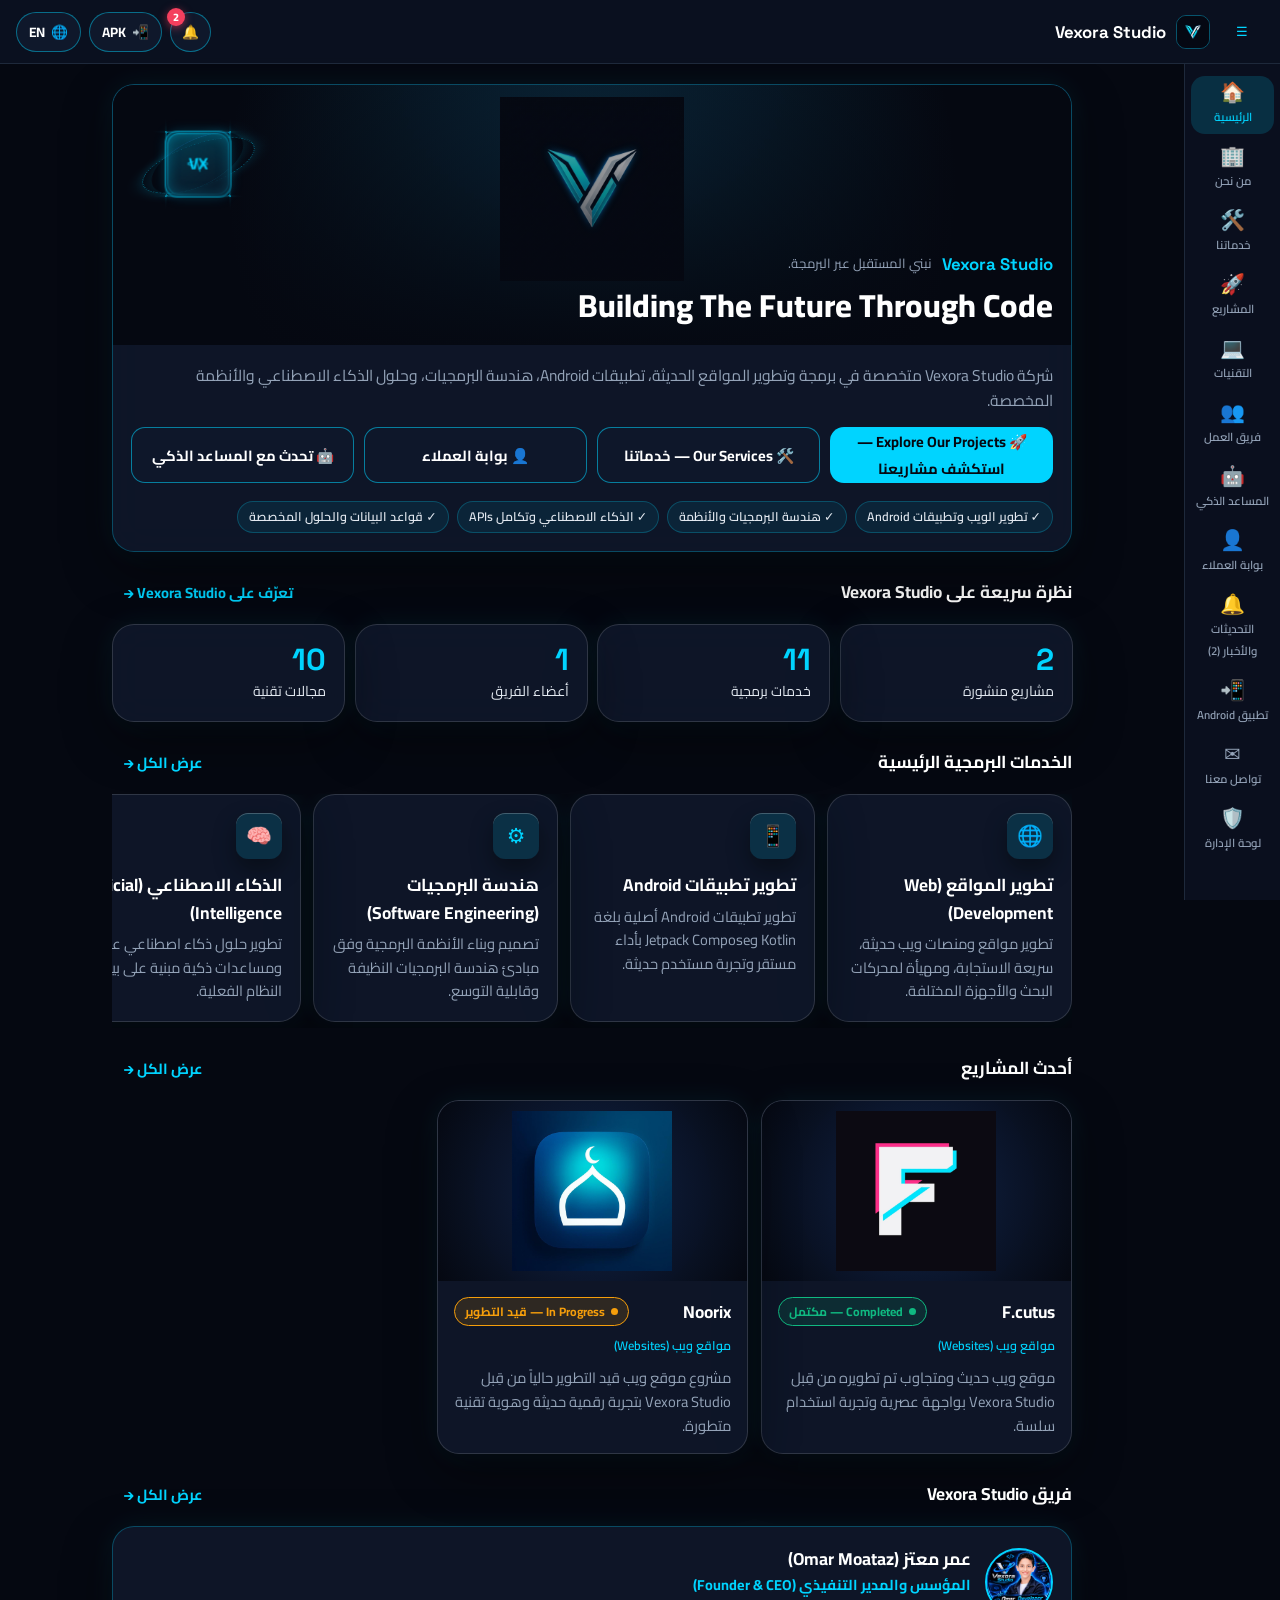
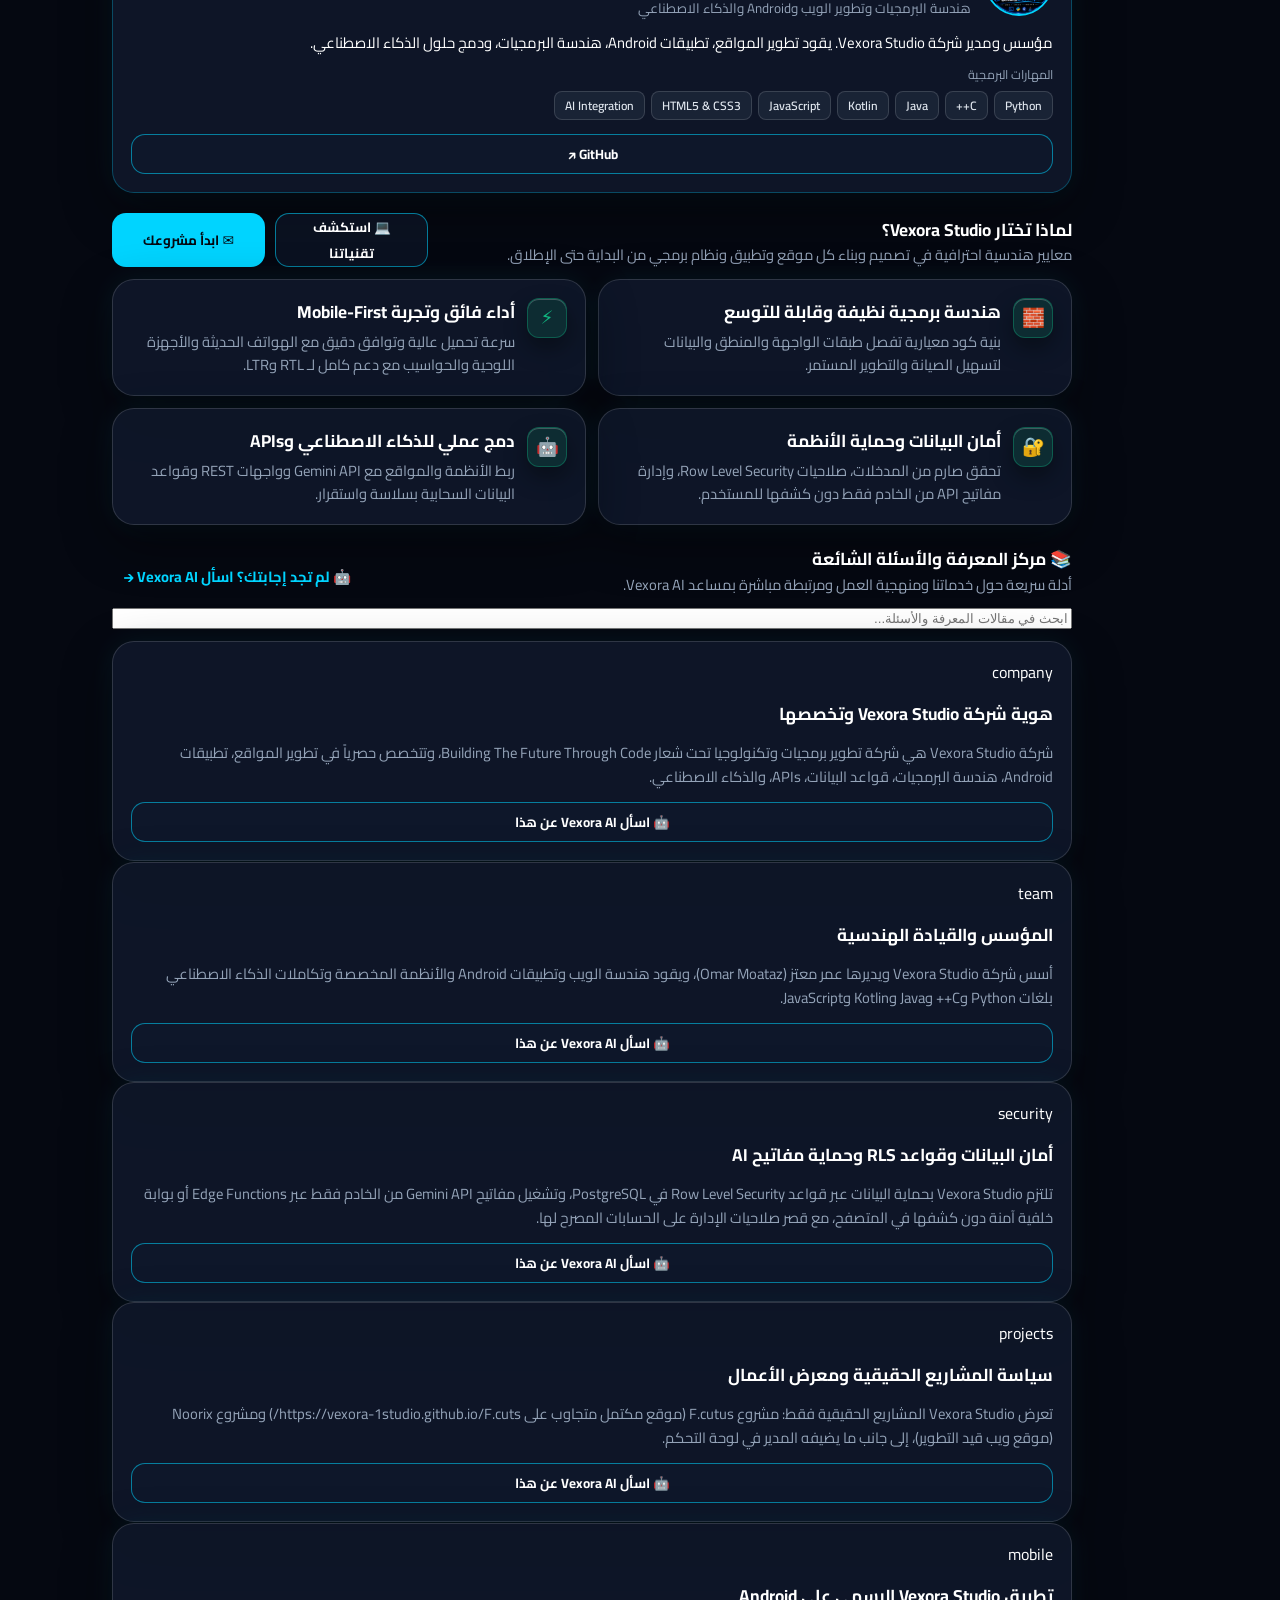
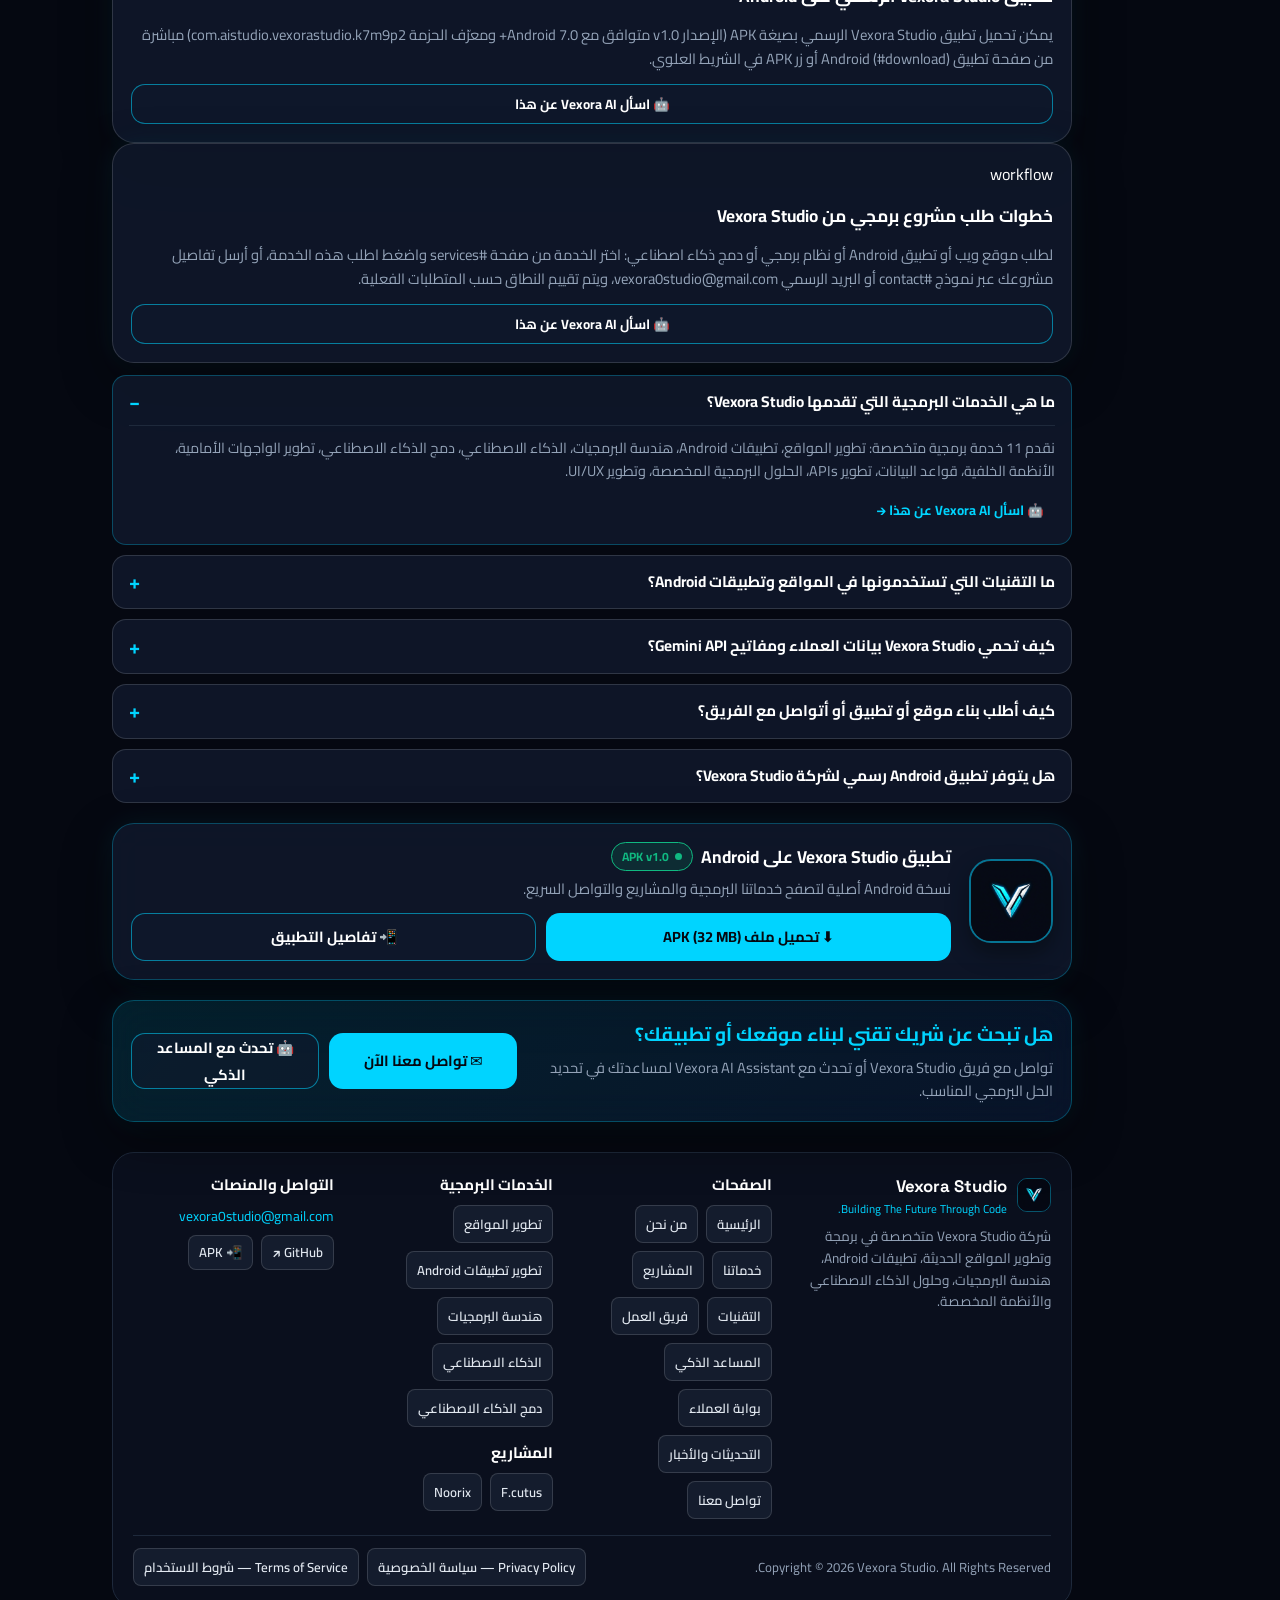
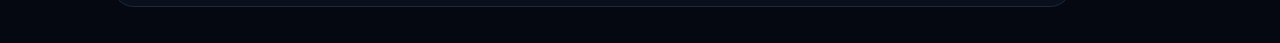
<file: index.html>
<!DOCTYPE html>
<html lang="ar" dir="rtl">
<head>
  <meta charset="UTF-8" />
  <meta name="viewport" content="width=device-width, initial-scale=1.0" />
  <title>Vexora Studio — Building The Future Through Code | شركة تطوير برمجيات</title>
  <meta name="description" content="Vexora Studio is a software development company specializing in modern websites, Android mobile applications, software engineering, databases, APIs, and AI-powered solutions." />
  <meta name="theme-color" content="#050811" />
  <link rel="canonical" href="https://vexora0studio.github.io/Vexora_Website_Offical/" />
  <meta property="og:title" content="Vexora Studio — Building The Future Through Code." />
  <meta property="og:description" content="Software development company specializing in Web Development, Android App Development, Software Engineering, Databases, APIs & AI Solutions." />
  <meta property="og:type" content="website" />
  <meta property="og:url" content="https://vexora0studio.github.io/Vexora_Website_Offical/" />
  <meta property="og:image" content="https://vexora0studio.github.io/Vexora_Website_Offical/website/vexora-logo.png" />
  <meta name="twitter:card" content="summary_large_image" />
  <meta name="twitter:title" content="Vexora Studio — Software Development Company" />
  <meta name="twitter:description" content="Building The Future Through Code." />
  <link id="faviconLink" rel="icon" type="image/png" href="website/vexora-logo.png" />
  <link rel="preconnect" href="https://fonts.googleapis.com" />
  <link rel="preconnect" href="https://fonts.gstatic.com" crossorigin />
  <link href="https://fonts.googleapis.com/css2?family=Cairo:wght@400;600;700;800&family=Plus+Jakarta+Sans:wght@400;500;600;700;800&family=Space+Grotesk:wght@500;700&display=swap" rel="stylesheet" />
  <link rel="stylesheet" href="website/styles.css?v=20261128d" />
  <script type="application/ld+json">
  {
    "@context": "https://schema.org",
    "@type": "Organization",
    "name": "Vexora Studio",
    "url": "https://vexora0studio.github.io/Vexora_Website_Offical/",
    "logo": "https://vexora0studio.github.io/Vexora_Website_Offical/website/vexora-logo.png",
    "email": "mailto:vexora0studio@gmail.com",
    "founder": {
      "@type": "Person",
      "name": "Omar Moataz"
    },
    "sameAs": [
      "https://github.com/Vexora0studio"
    ]
  }
  </script>
</head>
<body>
  <div class="ambient-bg" aria-hidden="true">
    <div class="ambient-3d-grid"></div>
    <div class="ambient-cube-float">
      <span class="ambient-cube-face f1"></span>
      <span class="ambient-cube-face f2"></span>
      <span class="ambient-cube-face f3"></span>
      <span class="ambient-cube-face f4"></span>
      <span class="ambient-cube-face f5"></span>
      <span class="ambient-cube-face f6"></span>
    </div>
    <div class="ambient-cube-float alt">
      <span class="ambient-cube-face f1"></span>
      <span class="ambient-cube-face f2"></span>
      <span class="ambient-cube-face f3"></span>
      <span class="ambient-cube-face f4"></span>
      <span class="ambient-cube-face f5"></span>
      <span class="ambient-cube-face f6"></span>
    </div>
    <div class="glow glow-cyan"></div>
    <div class="glow glow-blue"></div>
  </div>

  <!-- TopAppBar -->
  <header class="top-app-bar">
    <div class="topbar-start">
      <button id="mobileMenuBtn" class="icon-btn" type="button" aria-label="Menu">☰</button>
      <button id="brandHomeBtn" class="brand-btn" type="button">
        <img class="brand-svg" src="website/vexora-logo.png" alt="Vexora Studio" />
        <span class="brand-name">Vexora Studio</span>
      </button>
    </div>

    <div class="topbar-actions">
      <button id="topbarNotifBtn" class="lang-chip notif-btn" type="button" aria-label="Notifications">
        <span>🔔</span>
        <span id="topbarNotifBadge" class="notif-badge" hidden>0</span>
      </button>
      <button id="topbarDownloadBtn" class="lang-chip" type="button" aria-label="Download Android APK">
        <span>📲</span>
        <span id="topbarDownloadLabel">APK</span>
      </button>
      <button id="langToggleBtn" class="lang-chip" type="button" aria-label="Toggle Language">
        <span>🌐</span>
        <span id="langToggleLabel">EN</span>
      </button>
    </div>
  </header>

  <!-- App Shell: NavigationRail + Screen Container -->
  <div class="app-shell">
    <aside id="navRail" class="nav-rail" aria-label="Primary Navigation"></aside>
    <main class="main-content">
      <div id="screenContainer" class="screen-container"></div>
    </main>
  </div>

  <!-- Mobile Bottom NavigationBar -->
  <nav id="bottomNav" class="bottom-nav" aria-label="Bottom Navigation"></nav>

  <!-- ModalNavigationDrawer -->
  <div id="drawerBackdrop" class="drawer-backdrop" hidden></div>
  <aside id="drawerSheet" class="drawer-sheet" hidden aria-label="Navigation Drawer">
    <div class="drawer-header">
      <div style="display:flex;align-items:center;gap:10px;">
        <img class="brand-svg" src="website/vexora-logo.png" alt="Vexora Studio" />
        <div>
          <div class="brand-name">Vexora Studio</div>
          <span id="drawerTagline" class="brand-sub">ستوديو التكنولوجيا والابتكار الرقمي</span>
        </div>
      </div>
    </div>
    <div id="drawerNavList"></div>
  </aside>

  <!-- Generic Dialog Modal -->
  <div id="modalBackdrop" class="modal-backdrop" role="dialog" aria-modal="true" hidden>
    <div class="glass-card modal-card highlight-border">
      <div class="row-between">
        <h3 id="modalTitle" class="card-title" style="color:var(--neon-cyan);"></h3>
        <button id="closeModalBtn" type="button" class="icon-btn" aria-label="Close">✕</button>
      </div>
      <div id="modalBody" class="stack-list"></div>
    </div>
  </div>

  <div id="toast" class="toast" role="status" aria-live="polite" hidden></div>

  <script src="website/vexora-config.js?v=20261128d"></script>
  <script src="website/supabase-client.js?v=20261128d"></script>
  <script src="website/i18n.js?v=20261128d"></script>
  <script src="website/ecosystem-ui.js?v=20261128d"></script>
  <script src="website/portal-ui.js?v=20261128d"></script>
  <script src="website/admin-enterprise.js?v=20261128d"></script>
  <script src="website/vexora-ai-platform.js?v=20261128d"></script>
  <script src="website/app.js?v=20261128d"></script>
</body>
</html>
</file>
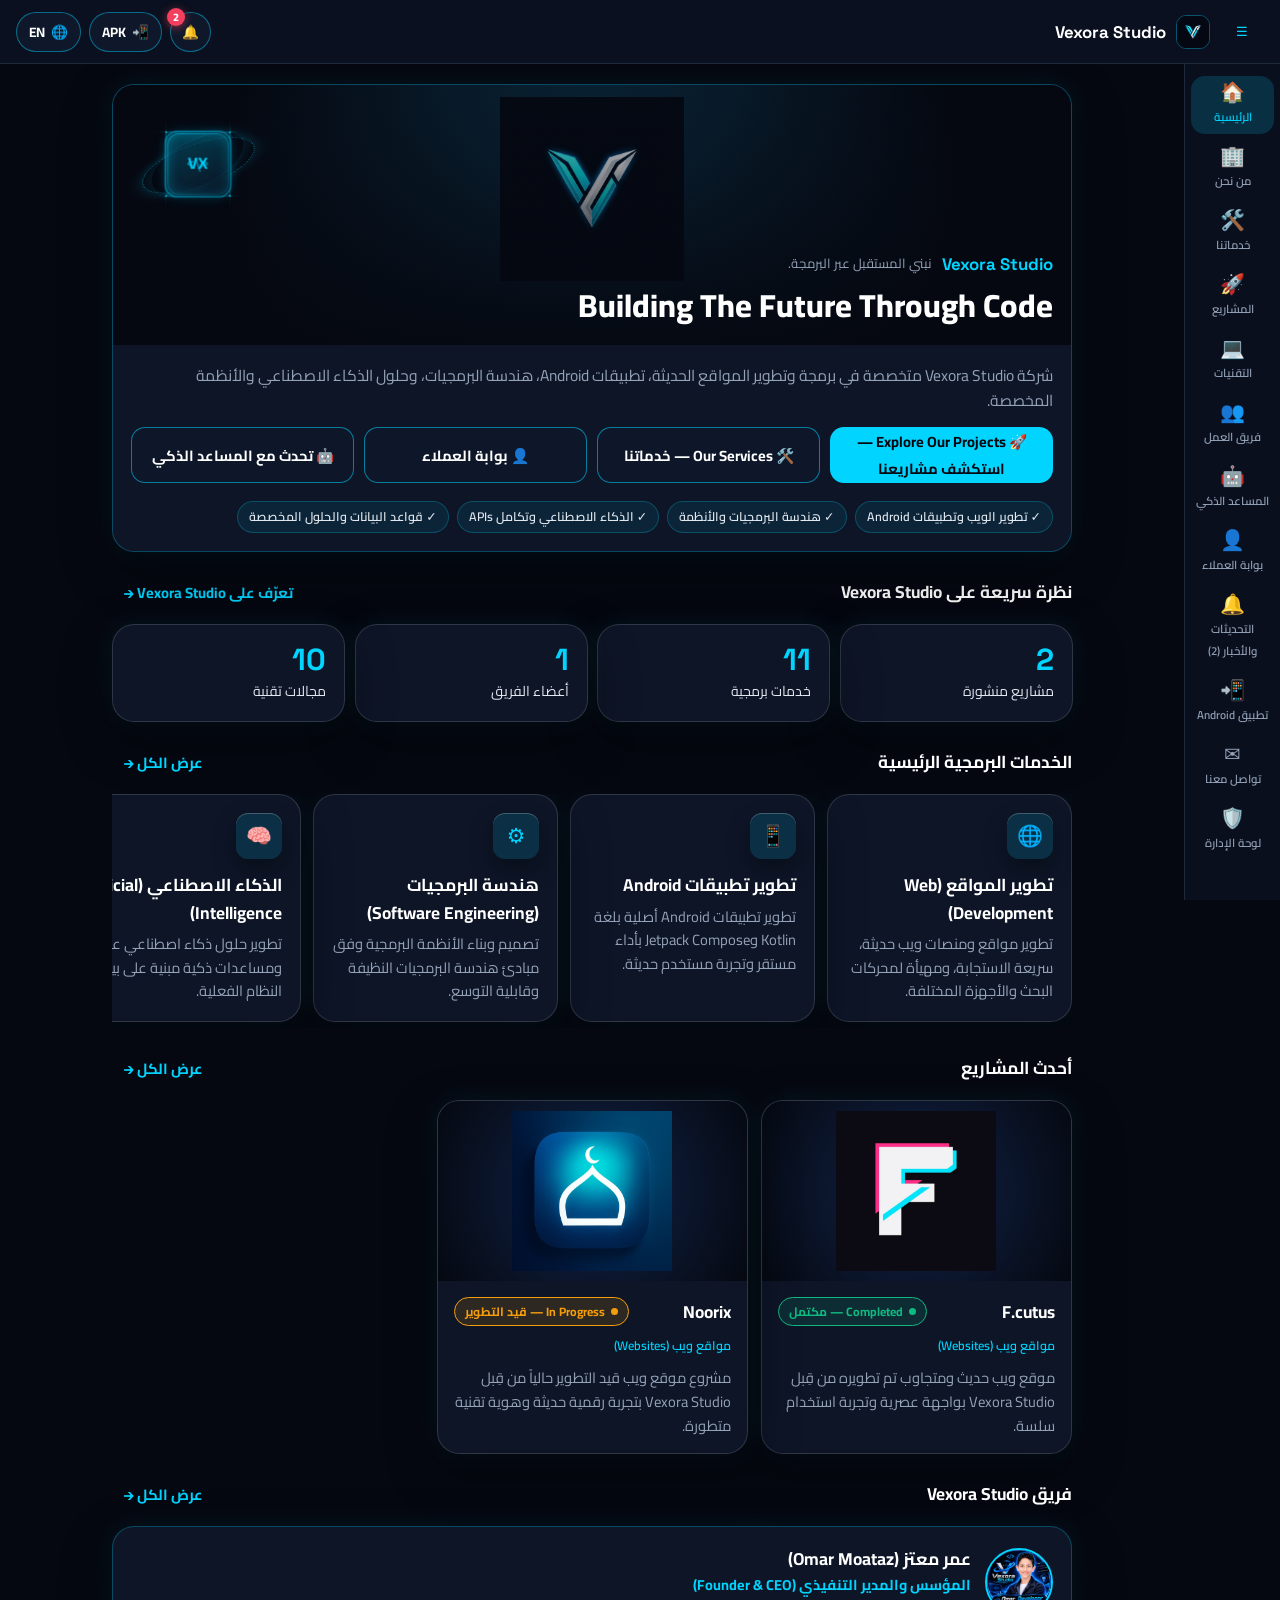
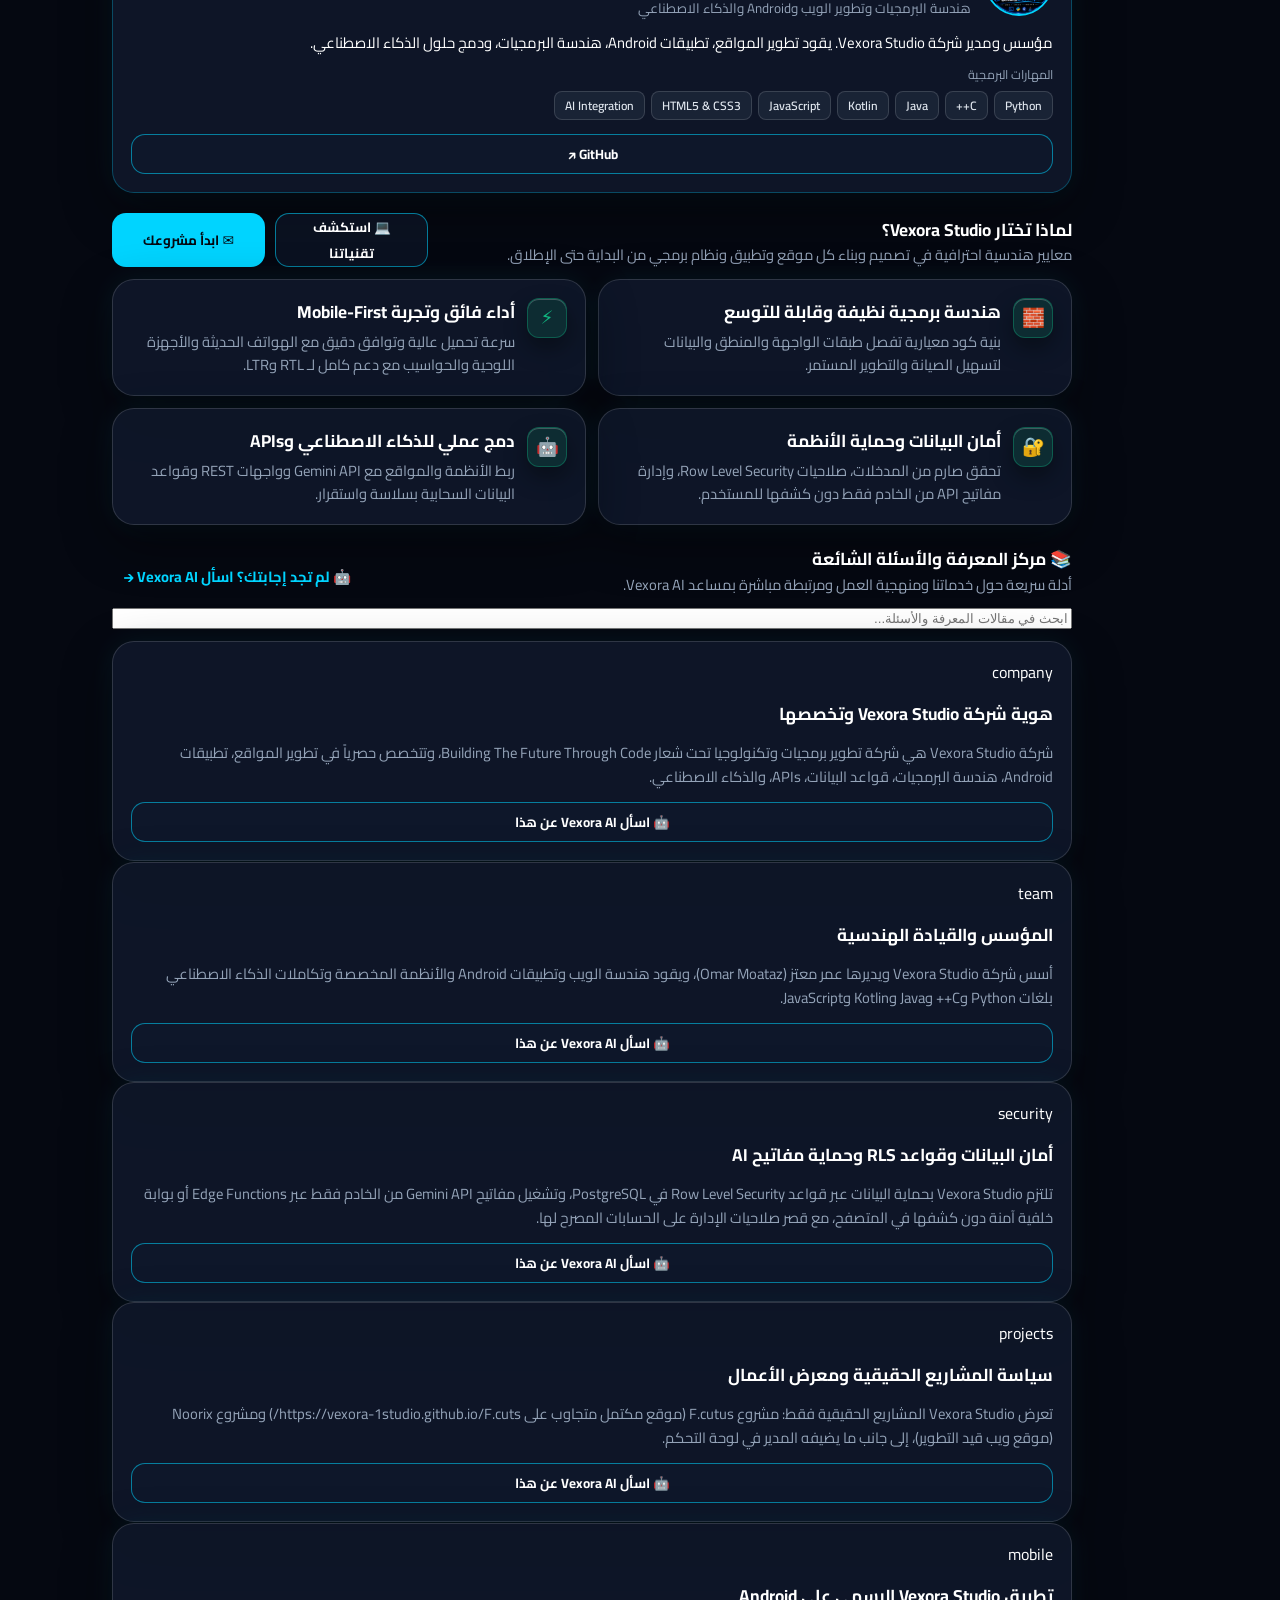
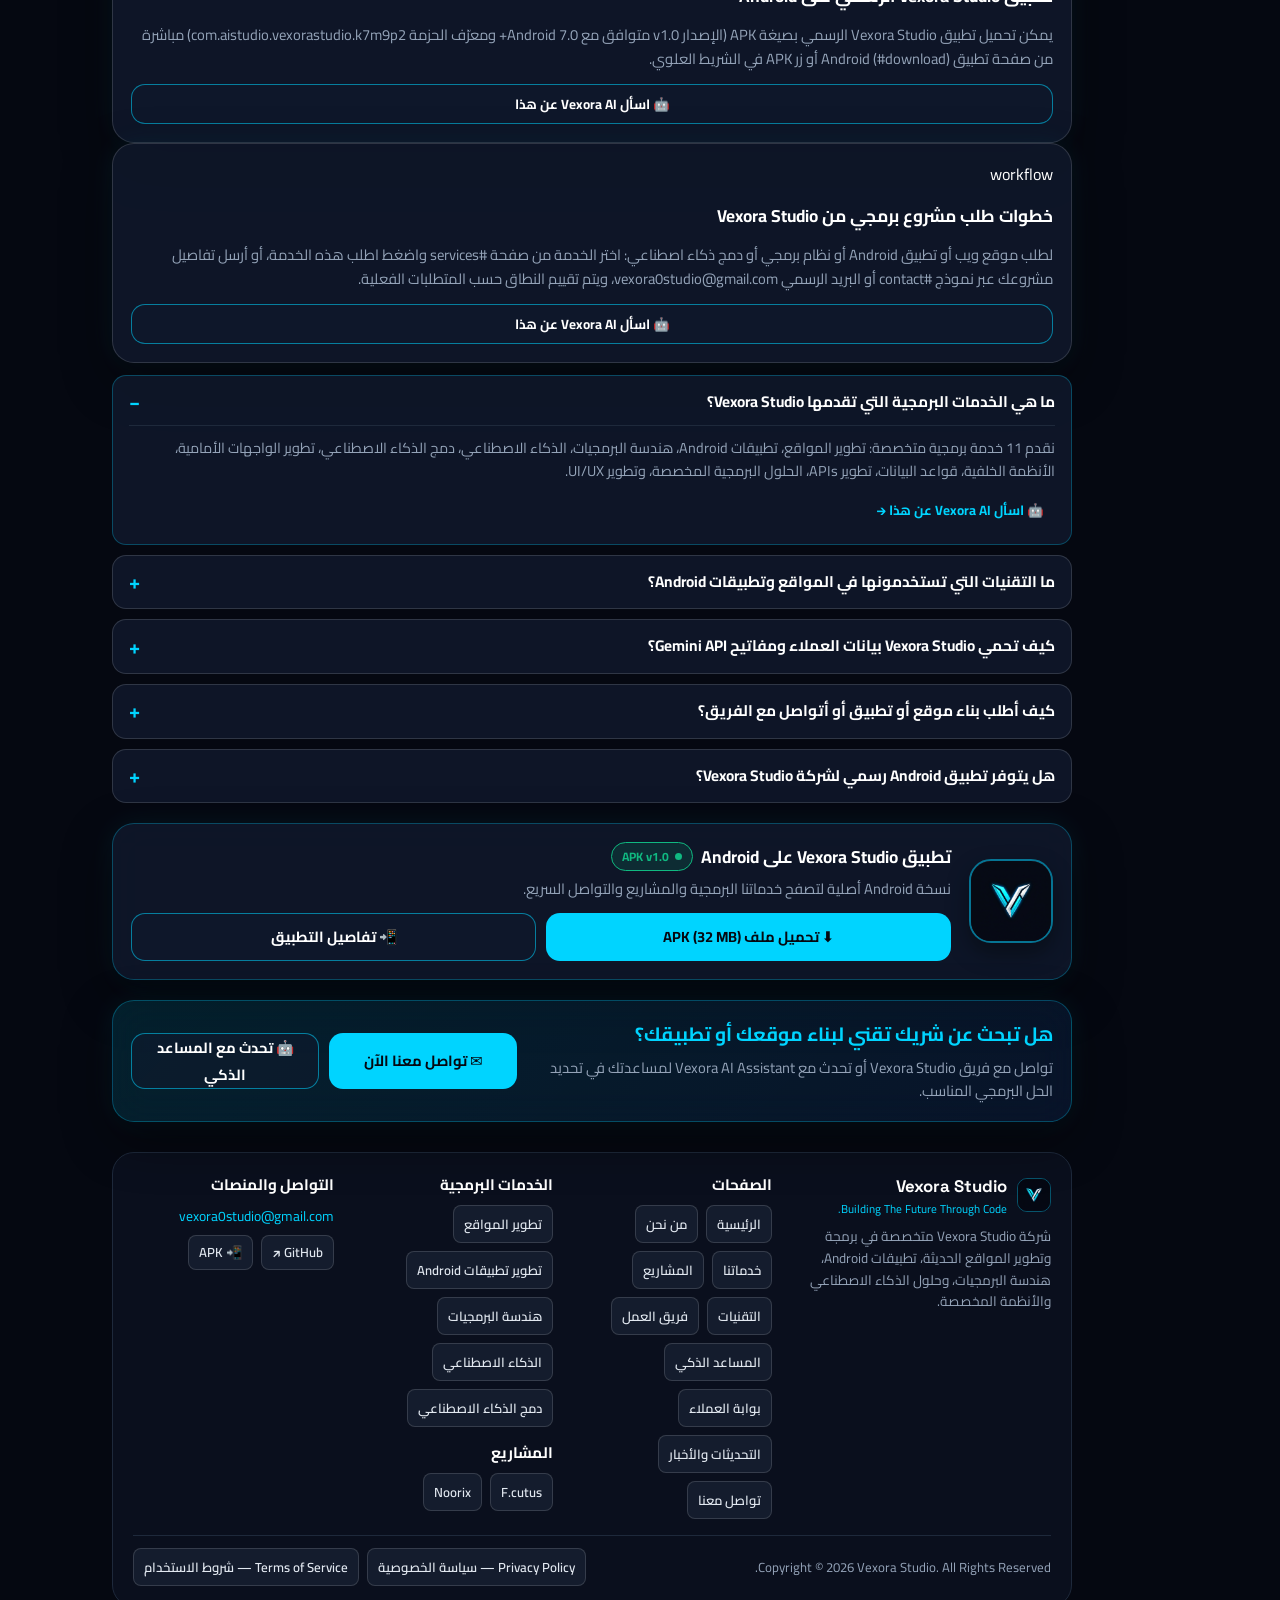
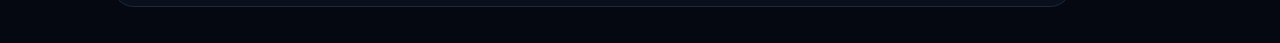
<file: website/index.html>
<!DOCTYPE html>
<html lang="ar" dir="rtl">
<head>
  <meta charset="UTF-8" />
  <meta name="viewport" content="width=device-width, initial-scale=1.0" />
  <title>Vexora Studio — Building The Future Through Code | شركة تطوير برمجيات</title>
  <meta name="description" content="Vexora Studio is a software development company specializing in modern websites, Android mobile applications, software engineering, databases, APIs, and AI-powered solutions." />
  <meta name="theme-color" content="#050811" />
  <link rel="canonical" href="https://vexora0studio.github.io/Vexora_Website_Offical/" />
  <meta property="og:title" content="Vexora Studio — Building The Future Through Code." />
  <meta property="og:description" content="Software development company specializing in Web Development, Android App Development, Software Engineering, Databases, APIs & AI Solutions." />
  <meta property="og:type" content="website" />
  <meta property="og:url" content="https://vexora0studio.github.io/Vexora_Website_Offical/" />
  <meta property="og:image" content="vexora-logo.png" />
  <meta name="twitter:card" content="summary_large_image" />
  <meta name="twitter:title" content="Vexora Studio — Software Development Company" />
  <meta name="twitter:description" content="Building The Future Through Code." />
  <link id="faviconLink" rel="icon" type="image/png" href="vexora-logo.png" />
  <link rel="preconnect" href="https://fonts.googleapis.com" />
  <link rel="preconnect" href="https://fonts.gstatic.com" crossorigin />
  <link href="https://fonts.googleapis.com/css2?family=Cairo:wght@400;600;700;800&family=Plus+Jakarta+Sans:wght@400;500;600;700;800&family=Space+Grotesk:wght@500;700&display=swap" rel="stylesheet" />
  <link rel="stylesheet" href="styles.css?v=20261128d" />
  <script type="application/ld+json">
  {
    "@context": "https://schema.org",
    "@type": "Organization",
    "name": "Vexora Studio",
    "url": "https://vexora0studio.github.io/Vexora_Website_Offical/",
    "logo": "https://vexora0studio.github.io/Vexora_Website_Offical/website/vexora-logo.png",
    "email": "mailto:vexora0studio@gmail.com",
    "founder": {
      "@type": "Person",
      "name": "Omar Moataz"
    },
    "sameAs": [
      "https://github.com/Vexora0studio"
    ]
  }
  </script>
</head>
<body>
  <div class="ambient-bg" aria-hidden="true">
    <div class="ambient-3d-grid"></div>
    <div class="ambient-cube-float">
      <span class="ambient-cube-face f1"></span>
      <span class="ambient-cube-face f2"></span>
      <span class="ambient-cube-face f3"></span>
      <span class="ambient-cube-face f4"></span>
      <span class="ambient-cube-face f5"></span>
      <span class="ambient-cube-face f6"></span>
    </div>
    <div class="ambient-cube-float alt">
      <span class="ambient-cube-face f1"></span>
      <span class="ambient-cube-face f2"></span>
      <span class="ambient-cube-face f3"></span>
      <span class="ambient-cube-face f4"></span>
      <span class="ambient-cube-face f5"></span>
      <span class="ambient-cube-face f6"></span>
    </div>
    <div class="glow glow-cyan"></div>
    <div class="glow glow-blue"></div>
  </div>

  <!-- TopAppBar -->
  <header class="top-app-bar">
    <div class="topbar-start">
      <button id="mobileMenuBtn" class="icon-btn" type="button" aria-label="Menu">☰</button>
      <button id="brandHomeBtn" class="brand-btn" type="button">
        <img class="brand-svg" src="vexora-logo.png" alt="Vexora Studio" />
        <span class="brand-name">Vexora Studio</span>
      </button>
    </div>

    <div class="topbar-actions">
      <button id="topbarNotifBtn" class="lang-chip notif-btn" type="button" aria-label="Notifications">
        <span>🔔</span>
        <span id="topbarNotifBadge" class="notif-badge" hidden>0</span>
      </button>
      <button id="topbarDownloadBtn" class="lang-chip" type="button" aria-label="Download Android APK">
        <span>📲</span>
        <span id="topbarDownloadLabel">APK</span>
      </button>
      <button id="langToggleBtn" class="lang-chip" type="button" aria-label="Toggle Language">
        <span>🌐</span>
        <span id="langToggleLabel">EN</span>
      </button>
    </div>
  </header>

  <!-- App Shell: NavigationRail + Screen Container -->
  <div class="app-shell">
    <aside id="navRail" class="nav-rail" aria-label="Primary Navigation"></aside>
    <main class="main-content">
      <div id="screenContainer" class="screen-container"></div>
    </main>
  </div>

  <!-- Mobile Bottom NavigationBar -->
  <nav id="bottomNav" class="bottom-nav" aria-label="Bottom Navigation"></nav>

  <!-- ModalNavigationDrawer -->
  <div id="drawerBackdrop" class="drawer-backdrop" hidden></div>
  <aside id="drawerSheet" class="drawer-sheet" hidden aria-label="Navigation Drawer">
    <div class="drawer-header">
      <div style="display:flex;align-items:center;gap:10px;">
        <img class="brand-svg" src="vexora-logo.png" alt="Vexora Studio" />
        <div>
          <div class="brand-name">Vexora Studio</div>
          <span id="drawerTagline" class="brand-sub">ستوديو التكنولوجيا والابتكار الرقمي</span>
        </div>
      </div>
    </div>
    <div id="drawerNavList"></div>
  </aside>

  <!-- Generic Dialog Modal -->
  <div id="modalBackdrop" class="modal-backdrop" role="dialog" aria-modal="true" hidden>
    <div class="glass-card modal-card highlight-border">
      <div class="row-between">
        <h3 id="modalTitle" class="card-title" style="color:var(--neon-cyan);"></h3>
        <button id="closeModalBtn" type="button" class="icon-btn" aria-label="Close">✕</button>
      </div>
      <div id="modalBody" class="stack-list"></div>
    </div>
  </div>

  <div id="toast" class="toast" role="status" aria-live="polite" hidden></div>

  <script src="vexora-config.js?v=20261128d"></script>
  <script src="supabase-client.js?v=20261128d"></script>
  <script src="i18n.js?v=20261128d"></script>
  <script src="ecosystem-ui.js?v=20261128d"></script>
  <script src="portal-ui.js?v=20261128d"></script>
  <script src="admin-enterprise.js?v=20261128d"></script>
  <script src="vexora-ai-platform.js?v=20261128d"></script>
  <script src="app.js?v=20261128d"></script>
</body>
</html>
</file>
<file: website/styles.css>
:root {
  --bg-obsidian: #050811;
  --bg-surface: #0b1120;
  --bg-elevated: #111a2e;
  --glass-fill: rgba(17, 26, 46, 0.8);
  --glass-border: rgba(0, 212, 255, 0.28);
  --glass-white-border: rgba(255, 255, 255, 0.14);

  --neon-cyan: #00d4ff;
  --neon-cyan-glow: rgba(0, 212, 255, 0.35);
  --electric-blue: #2979ff;
  --deep-cobalt: #0a2540;

  --text-primary: #ffffff;
  --text-soft: #e2e8f0;
  --text-muted: #94a3b8;
  --subtle-outline: #1e293b;

  --success: #10b981;
  --warning: #f59e0b;
  --error: #f43f5e;

  --radius-lg: 22px;
  --radius-md: 14px;
  --radius-sm: 10px;
  --shadow-glow: 0 18px 50px rgba(0, 0, 0, 0.45), 0 0 28px rgba(0, 212, 255, 0.08);
  --topbar-h: 64px;
  --bottombar-h: 68px;
  --rail-w: 96px;
}

*,
*::before,
*::after {
  box-sizing: border-box;
}

html,
body {
  margin: 0;
  padding: 0;
  min-height: 100%;
  background-color: var(--bg-obsidian);
  color: var(--text-primary);
  font-family: "Cairo", "Plus Jakarta Sans", system-ui, -apple-system, sans-serif;
  line-height: 1.6;
  overflow-x: clip;
  -webkit-tap-highlight-color: transparent;
}

html[dir="ltr"] body {
  font-family: "Plus Jakarta Sans", "Cairo", system-ui, -apple-system, sans-serif;
}

/* Ambient VexoraBackground */
.ambient-bg {
  position: fixed;
  inset: 0;
  z-index: -1;
  pointer-events: none;
  overflow: hidden;
}

.glow {
  position: absolute;
  border-radius: 50%;
  filter: blur(110px);
}

.glow-cyan {
  width: 520px;
  height: 520px;
  top: -140px;
  inset-inline-end: -100px;
  background: radial-gradient(circle, rgba(0, 212, 255, 0.2), transparent 70%);
}

.glow-blue {
  width: 540px;
  height: 540px;
  bottom: -160px;
  inset-inline-start: -120px;
  background: radial-gradient(circle, rgba(41, 121, 255, 0.16), transparent 70%);
}

/* Top App Bar */
.top-app-bar {
  position: sticky;
  top: 0;
  z-index: 40;
  height: var(--topbar-h);
  display: flex;
  align-items: center;
  justify-content: space-between;
  padding: 0 16px;
  background: rgba(11, 17, 32, 0.94);
  backdrop-filter: blur(16px);
  border-bottom: 1px solid var(--subtle-outline);
}

.topbar-start {
  display: flex;
  align-items: center;
  gap: 10px;
}

.icon-btn {
  width: 44px;
  height: 44px;
  border-radius: 12px;
  border: 1px solid transparent;
  background: transparent;
  color: var(--neon-cyan);
  display: grid;
  place-items: center;
  cursor: pointer;
  transition: background 0.18s ease, border-color 0.18s ease;
}

.icon-btn:hover {
  background: rgba(0, 212, 255, 0.1);
  border-color: rgba(0, 212, 255, 0.28);
}

.icon-btn.danger {
  color: var(--error);
}

.icon-btn.danger:hover {
  background: rgba(244, 63, 94, 0.12);
  border-color: rgba(244, 63, 94, 0.35);
}

.brand-btn {
  display: inline-flex;
  align-items: center;
  gap: 10px;
  background: none;
  border: none;
  padding: 0;
  color: inherit;
  cursor: pointer;
  text-align: start;
}

.brand-svg {
  width: 34px;
  height: 34px;
  border-radius: 10px;
  object-fit: cover;
  border: 1px solid rgba(0, 212, 255, 0.35);
  flex-shrink: 0;
}

.brand-name {
  font-family: "Space Grotesk", "Cairo", sans-serif;
  font-weight: 700;
  font-size: 1.05rem;
}

.brand-sub {
  display: block;
  font-size: 0.72rem;
  color: var(--neon-cyan);
}

.topbar-actions {
  display: flex;
  align-items: center;
  gap: 8px;
}

.lang-chip {
  display: inline-flex;
  align-items: center;
  gap: 6px;
  min-height: 40px;
  padding: 0 12px;
  border-radius: 999px;
  border: 1px solid rgba(0, 212, 255, 0.45);
  background: rgba(17, 26, 46, 0.85);
  color: var(--text-primary);
  font-family: inherit;
  font-weight: 700;
  font-size: 0.85rem;
  cursor: pointer;
}

.lang-chip:hover {
  border-color: var(--neon-cyan);
}

.user-pill {
  display: inline-flex;
  align-items: center;
  gap: 6px;
  min-height: 40px;
  padding: 0 12px;
  border-radius: 999px;
  border: 1px solid var(--glass-white-border);
  background: rgba(17, 26, 46, 0.65);
  color: var(--text-soft);
  font-family: inherit;
  font-size: 0.82rem;
  font-weight: 600;
  cursor: pointer;
}

.user-pill:hover {
  border-color: var(--neon-cyan);
}

/* App Shell Layout (Nav Rail + Main Content) */
.app-shell {
  display: flex;
  min-height: calc(100vh - var(--topbar-h));
}

.nav-rail {
  width: var(--rail-w);
  flex-shrink: 0;
  position: sticky;
  top: var(--topbar-h);
  height: calc(100vh - var(--topbar-h));
  background: rgba(11, 17, 32, 0.92);
  border-inline-end: 1px solid var(--subtle-outline);
  display: flex;
  flex-direction: column;
  align-items: center;
  padding: 12px 6px;
  gap: 6px;
  overflow-y: auto;
}

.rail-item {
  width: 100%;
  min-height: 58px;
  padding: 6px 4px;
  border-radius: 14px;
  border: none;
  background: transparent;
  color: var(--text-muted);
  display: flex;
  flex-direction: column;
  align-items: center;
  justify-content: center;
  gap: 4px;
  font-family: inherit;
  font-size: 0.72rem;
  font-weight: 600;
  cursor: pointer;
  transition: background 0.18s ease, color 0.18s ease;
}

.rail-item:hover {
  color: var(--text-primary);
  background: rgba(255, 255, 255, 0.05);
}

.rail-item.active {
  color: var(--neon-cyan);
  background: rgba(0, 212, 255, 0.16);
}

.rail-icon {
  font-size: 1.25rem;
  line-height: 1;
}

.main-content {
  flex: 1;
  min-width: 0;
  padding: 20px 16px 36px;
  display: flex;
  justify-content: center;
}

.screen-container {
  width: min(960px, 100%);
  display: flex;
  flex-direction: column;
  gap: 20px;
}

/* Bottom Navigation Bar (Mobile) */
.bottom-nav {
  display: none;
  position: fixed;
  bottom: 0;
  inset-inline: 0;
  z-index: 40;
  height: var(--bottombar-h);
  background: rgba(11, 17, 32, 0.97);
  backdrop-filter: blur(16px);
  border-top: 1px solid var(--subtle-outline);
  padding: 4px 6px;
  justify-content: space-around;
  align-items: center;
}

.bottom-item {
  flex: 1;
  height: 56px;
  border-radius: 14px;
  border: none;
  background: transparent;
  color: var(--text-muted);
  display: flex;
  flex-direction: column;
  align-items: center;
  justify-content: center;
  gap: 3px;
  font-family: inherit;
  font-size: 0.7rem;
  font-weight: 600;
  cursor: pointer;
}

.bottom-item.active {
  color: var(--neon-cyan);
  background: rgba(0, 212, 255, 0.14);
}

/* Slide-out Modal Drawer */
.drawer-backdrop {
  position: fixed;
  inset: 0;
  z-index: 80;
  background: rgba(5, 8, 17, 0.72);
  backdrop-filter: blur(4px);
}

.drawer-backdrop[hidden] {
  display: none;
}

.drawer-sheet {
  position: fixed;
  top: 0;
  bottom: 0;
  inset-inline-start: 0;
  width: min(310px, 84vw);
  z-index: 90;
  background: var(--bg-surface);
  border-inline-end: 1px solid var(--glass-border);
  display: flex;
  flex-direction: column;
  padding: 18px 14px;
  gap: 6px;
  overflow-y: auto;
}

.drawer-sheet[hidden] {
  display: none;
}

.drawer-header {
  display: flex;
  flex-direction: column;
  gap: 6px;
  padding: 6px 8px 14px;
  border-bottom: 1px solid var(--glass-white-border);
  margin-bottom: 6px;
}

.drawer-email {
  font-size: 0.82rem;
  color: var(--neon-cyan);
  word-break: break-all;
}

.drawer-item {
  width: 100%;
  min-height: 46px;
  padding: 0 14px;
  border-radius: 12px;
  border: none;
  background: transparent;
  color: var(--text-soft);
  display: flex;
  align-items: center;
  gap: 12px;
  font-family: inherit;
  font-size: 0.94rem;
  font-weight: 600;
  cursor: pointer;
  text-align: start;
}

.drawer-item:hover {
  background: rgba(255, 255, 255, 0.06);
}

.drawer-item.active {
  background: rgba(0, 212, 255, 0.16);
  color: var(--neon-cyan);
}

.drawer-spacer {
  flex: 1;
}

.drawer-divider {
  height: 1px;
  background: var(--glass-white-border);
  margin: 8px 0;
}

/* Glass Card */
.glass-card {
  background: var(--glass-fill);
  backdrop-filter: blur(18px);
  -webkit-backdrop-filter: blur(18px);
  border: 1px solid var(--glass-white-border);
  border-radius: var(--radius-lg);
  padding: 18px;
  box-shadow: var(--shadow-glow);
}

.glass-card.highlight-border {
  border-color: var(--glass-border);
}

.glass-card.no-pad {
  padding: 0;
  overflow: hidden;
}

/* Home Hero */
.hero-banner-wrap {
  position: relative;
  height: 260px;
  width: 100%;
  overflow: hidden;
  background: radial-gradient(circle at center 38%, rgba(0, 212, 255, 0.14), #050811 72%);
}

.hero-banner-img {
  width: 100%;
  height: 100%;
  object-fit: contain;
  padding: 12px 16px 64px;
  display: block;
}

.hero-banner-gradient {
  position: absolute;
  inset: 0;
  background: linear-gradient(
    to bottom,
    rgba(5, 8, 17, 0.18) 0%,
    rgba(5, 8, 17, 0.95) 100%
  );
}

.hero-banner-overlay {
  position: absolute;
  inset-inline: 0;
  bottom: 0;
  padding: 18px;
  display: flex;
  flex-direction: column;
  gap: 8px;
}

.hero-title {
  margin: 0;
  font-size: clamp(1.35rem, 2.8vw, 2rem);
  font-weight: 800;
  line-height: 1.3;
}

.hero-body {
  padding: 18px;
  display: flex;
  flex-direction: column;
  gap: 14px;
}

.hero-subtitle {
  margin: 0;
  color: var(--text-muted);
  font-size: 0.98rem;
}

.btn-row {
  display: flex;
  flex-wrap: wrap;
  gap: 10px;
}

.btn-row > .btn {
  flex: 1;
  min-width: 150px;
}

/* Buttons */
.btn {
  display: inline-flex;
  align-items: center;
  justify-content: center;
  gap: 8px;
  min-height: 48px;
  padding: 0 18px;
  border-radius: var(--radius-md);
  font-family: inherit;
  font-size: 0.92rem;
  font-weight: 700;
  cursor: pointer;
  border: 1px solid transparent;
  text-decoration: none;
  transition: transform 0.15s ease, box-shadow 0.2s ease, background 0.2s ease;
}

.btn:hover {
  transform: translateY(-1px);
}

.btn-sm {
  min-height: 40px;
  padding: 0 14px;
  font-size: 0.84rem;
}

.btn-full {
  width: 100%;
}

.btn-primary {
  background: var(--neon-cyan);
  color: #050811;
}

.btn-outline {
  background: rgba(17, 26, 46, 0.55);
  color: var(--text-primary);
  border-color: rgba(0, 212, 255, 0.55);
}

.btn-outline:hover {
  background: rgba(0, 212, 255, 0.12);
}

.btn-text {
  background: transparent;
  color: var(--neon-cyan);
  min-height: 40px;
  padding: 0 10px;
}

/* Stats Grid (2x2 on mobile, 4 cols on wide) */
.stats-grid {
  display: grid;
  grid-template-columns: repeat(4, 1fr);
  gap: 10px;
}

.stat-value {
  font-family: "Space Grotesk", "Cairo", sans-serif;
  font-size: 1.9rem;
  font-weight: 700;
  color: var(--neon-cyan);
  line-height: 1.1;
}

.stat-label {
  margin-top: 4px;
  font-size: 0.88rem;
  color: var(--text-soft);
}

/* Section Headers */
.section-header-row {
  display: flex;
  align-items: center;
  justify-content: space-between;
  gap: 12px;
}

.screen-title {
  margin: 0;
  font-size: clamp(1.4rem, 2.5vw, 1.85rem);
  font-weight: 800;
}

.screen-subtitle {
  margin: 4px 0 0;
  color: var(--text-muted);
  font-size: 0.96rem;
}

/* Horizontal Featured Services Row */
.horizontal-scroll {
  display: flex;
  gap: 12px;
  overflow-x: auto;
  padding-bottom: 6px;
}

.featured-srv-card {
  width: 245px;
  flex-shrink: 0;
  cursor: pointer;
}

.service-icon-box {
  width: 46px;
  height: 46px;
  border-radius: 12px;
  display: grid;
  place-items: center;
  background: rgba(0, 212, 255, 0.14);
  color: var(--neon-cyan);
  font-size: 1.3rem;
}

/* Filter Chips & Segmented Tabs */
.chips-scroll {
  display: flex;
  flex-wrap: wrap;
  gap: 8px;
}

.chip-btn {
  min-height: 38px;
  padding: 0 14px;
  border-radius: 999px;
  border: 1px solid var(--subtle-outline);
  background: var(--bg-surface);
  color: var(--text-soft);
  font-family: inherit;
  font-size: 0.84rem;
  font-weight: 600;
  cursor: pointer;
}

.chip-btn.active {
  background: rgba(0, 212, 255, 0.2);
  color: var(--neon-cyan);
  border-color: var(--neon-cyan);
}

.tab-strip {
  display: flex;
  border-bottom: 1px solid var(--subtle-outline);
  background: rgba(11, 17, 32, 0.7);
  border-radius: 14px 14px 0 0;
  overflow-x: auto;
}

.tab-strip-btn {
  flex: 1;
  min-height: 48px;
  padding: 0 14px;
  border: none;
  border-bottom: 2px solid transparent;
  background: transparent;
  color: var(--text-muted);
  font-family: inherit;
  font-size: 0.9rem;
  font-weight: 700;
  cursor: pointer;
  white-space: nowrap;
}

.tab-strip-btn.active {
  color: var(--neon-cyan);
  border-bottom-color: var(--neon-cyan);
  background: rgba(0, 212, 255, 0.08);
}

/* Cards & Grids */
.stack-list {
  display: flex;
  flex-direction: column;
  gap: 14px;
}

.two-col-grid {
  display: grid;
  grid-template-columns: repeat(auto-fill, minmax(310px, 1fr));
  gap: 14px;
}

.project-img {
  width: 100%;
  height: 180px;
  object-fit: cover;
  display: block;
  background: var(--bg-surface);
}

.project-img.contain {
  object-fit: contain;
  padding: 10px;
  background: radial-gradient(circle, rgba(41, 121, 255, 0.16), #050811);
}

.card-inner {
  padding: 16px;
  display: flex;
  flex-direction: column;
  gap: 10px;
}

.row-between {
  display: flex;
  align-items: center;
  justify-content: space-between;
  gap: 10px;
}

.card-title {
  margin: 0;
  font-size: 1.08rem;
  font-weight: 700;
}

.muted-text {
  color: var(--text-muted);
  font-size: 0.92rem;
  margin: 0;
}

/* Status Pill & Tech Chip */
.status-pill {
  display: inline-flex;
  align-items: center;
  gap: 6px;
  padding: 4px 10px;
  border-radius: 999px;
  font-size: 0.76rem;
  font-weight: 700;
  border: 1px solid currentColor;
  white-space: nowrap;
}

.status-pill.cyan {
  color: var(--neon-cyan);
  background: rgba(0, 212, 255, 0.14);
}
.status-pill.success {
  color: var(--success);
  background: rgba(16, 185, 129, 0.14);
}
.status-pill.warning {
  color: var(--warning);
  background: rgba(245, 158, 11, 0.14);
}
.status-pill.error {
  color: var(--error);
  background: rgba(244, 63, 94, 0.14);
}

.pill-dot {
  width: 7px;
  height: 7px;
  border-radius: 50%;
  background: currentColor;
}

.tech-chip {
  display: inline-block;
  padding: 4px 10px;
  border-radius: 8px;
  font-size: 0.76rem;
  font-weight: 600;
  background: rgba(30, 41, 59, 0.75);
  border: 1px solid var(--glass-white-border);
  color: var(--text-soft);
}

.chips-wrap {
  display: flex;
  flex-wrap: wrap;
  gap: 6px;
}

/* Team Banner & Avatar */
.team-banner {
  width: 100%;
  height: 165px;
  object-fit: cover;
  border-radius: var(--radius-lg);
  display: block;
}

.member-row {
  display: flex;
  align-items: center;
  gap: 14px;
}

.member-avatar-img {
  width: 68px;
  height: 68px;
  border-radius: 50%;
  object-fit: cover;
  border: 2px solid var(--neon-cyan);
  flex-shrink: 0;
}

.member-avatar-fallback {
  width: 58px;
  height: 58px;
  border-radius: 50%;
  display: grid;
  place-items: center;
  background: var(--deep-cobalt);
  border: 1.5px solid var(--neon-cyan);
  color: var(--neon-cyan);
  font-weight: 700;
  font-size: 1.05rem;
  flex-shrink: 0;
}

/* Forms */
.field {
  display: flex;
  flex-direction: column;
  gap: 6px;
}

.field label {
  font-size: 0.85rem;
  font-weight: 600;
  color: var(--text-soft);
}

.field input,
.field textarea,
.field select {
  width: 100%;
  padding: 12px 14px;
  border-radius: var(--radius-sm);
  border: 1px solid var(--subtle-outline);
  background: var(--bg-surface);
  color: var(--text-primary);
  font-family: inherit;
  font-size: 0.94rem;
  outline: none;
}

.field input:focus,
.field textarea:focus,
.field select:focus {
  border-color: var(--neon-cyan);
}

.checkbox-row {
  display: flex;
  align-items: center;
  gap: 10px;
  font-size: 0.9rem;
  cursor: pointer;
}

.checkbox-row input {
  width: 18px;
  height: 18px;
  accent-color: var(--neon-cyan);
}

.error-text {
  color: var(--error);
  font-size: 0.86rem;
}

.success-text {
  color: var(--success);
  font-size: 0.86rem;
}

/* AI Assistant */
.chat-box {
  min-height: 320px;
  max-height: 430px;
  overflow-y: auto;
  display: flex;
  flex-direction: column;
  gap: 10px;
  padding: 12px;
  border-radius: var(--radius-md);
  background: rgba(5, 8, 17, 0.7);
  border: 1px solid var(--subtle-outline);
}

.chat-bubble {
  max-width: 86%;
  padding: 12px 15px;
  border-radius: 16px;
  white-space: pre-line;
  font-size: 0.92rem;
}

.chat-bubble.bot {
  align-self: flex-start;
  background: var(--bg-elevated);
  border: 1px solid rgba(0, 212, 255, 0.25);
  color: var(--text-soft);
}

.chat-bubble.user {
  align-self: flex-end;
  background: rgba(0, 212, 255, 0.16);
  border: 1px solid rgba(0, 212, 255, 0.48);
}

.chat-input-row {
  display: flex;
  gap: 10px;
}

.chat-input-row input {
  flex: 1;
  min-height: 48px;
  padding: 0 14px;
  border-radius: var(--radius-md);
  border: 1px solid var(--subtle-outline);
  background: var(--bg-surface);
  color: var(--text-primary);
  font-family: inherit;
  font-size: 0.94rem;
}

/* Modal & Toast */
.modal-backdrop {
  position: fixed;
  inset: 0;
  z-index: 100;
  background: rgba(5, 8, 17, 0.8);
  backdrop-filter: blur(8px);
  display: grid;
  place-items: center;
  padding: 16px;
}

.modal-backdrop[hidden] {
  display: none;
}

.modal-card {
  width: min(560px, 100%);
  max-height: 88vh;
  overflow-y: auto;
  display: flex;
  flex-direction: column;
  gap: 12px;
}

.pdf-frame {
  width: 100%;
  height: 420px;
  border: 1px solid var(--subtle-outline);
  border-radius: 12px;
  background: #ffffff;
}

.toast {
  position: fixed;
  bottom: 84px;
  inset-inline-end: 20px;
  z-index: 120;
  padding: 12px 18px;
  border-radius: 12px;
  background: var(--bg-elevated);
  border: 1px solid var(--neon-cyan);
  color: var(--text-primary);
  box-shadow: var(--shadow-glow);
  font-weight: 600;
}

@media (max-width: 760px) {
  .nav-rail {
    display: none;
  }

  .bottom-nav {
    display: flex;
  }

  .main-content {
    padding-bottom: calc(var(--bottombar-h) + 24px);
  }

  .stats-grid {
    grid-template-columns: repeat(2, 1fr);
  }
}

/* Android APK Download Section */
.app-download-hero {
  display: flex;
  flex-wrap: wrap;
  align-items: center;
  gap: 18px;
}

.app-icon-badge {
  width: 84px;
  height: 84px;
  border-radius: 22px;
  object-fit: cover;
  border: 2px solid rgba(0, 212, 255, 0.5);
  box-shadow: 0 10px 28px rgba(0, 212, 255, 0.22);
  flex-shrink: 0;
}

.spec-grid {
  display: grid;
  grid-template-columns: repeat(auto-fit, minmax(150px, 1fr));
  gap: 10px;
}

.spec-item {
  background: rgba(17, 26, 46, 0.55);
  border: 1px solid var(--glass-white-border);
  border-radius: 14px;
  padding: 12px;
}

.spec-label {
  font-size: 0.78rem;
  color: var(--text-muted);
}

.spec-value {
  margin-top: 4px;
  font-weight: 700;
  color: var(--neon-cyan);
  font-family: "Space Grotesk", "Cairo", sans-serif;
  word-break: break-word;
}

.install-steps {
  display: flex;
  flex-direction: column;
  gap: 12px;
}

.install-step {
  display: flex;
  align-items: flex-start;
  gap: 12px;
}

.install-step-num {
  width: 28px;
  height: 28px;
  border-radius: 50%;
  background: rgba(0, 212, 255, 0.18);
  border: 1px solid rgba(0, 212, 255, 0.45);
  color: var(--neon-cyan);
  font-weight: 700;
  font-size: 0.85rem;
  display: grid;
  place-items: center;
  flex-shrink: 0;
}

/* Software Company Sections */
.hero-trust-row {
  display: flex;
  flex-wrap: wrap;
  gap: 8px;
  padding-top: 4px;
}

.trust-badge {
  display: inline-flex;
  align-items: center;
  gap: 6px;
  padding: 5px 11px;
  border-radius: 999px;
  font-size: 0.78rem;
  font-weight: 600;
  color: var(--text-soft);
  background: rgba(0, 212, 255, 0.08);
  border: 1px solid rgba(0, 212, 255, 0.24);
}

.section-block {
  display: flex;
  flex-direction: column;
  gap: 12px;
}

.section-desc {
  margin: 0;
  color: var(--text-muted);
  font-size: 0.92rem;
}

.tech-stack-grid {
  display: grid;
  grid-template-columns: repeat(2, 1fr);
  gap: 12px;
}

.tech-cat-card {
  display: flex;
  flex-direction: column;
  gap: 10px;
}

.tech-cat-head {
  display: flex;
  align-items: center;
  gap: 10px;
}

.tech-cat-icon {
  width: 38px;
  height: 38px;
  border-radius: 10px;
  display: grid;
  place-items: center;
  background: rgba(0, 212, 255, 0.14);
  border: 1px solid rgba(0, 212, 255, 0.28);
  font-size: 1.15rem;
  flex-shrink: 0;
}

.process-grid {
  display: grid;
  grid-template-columns: repeat(2, 1fr);
  gap: 12px;
}

.process-card {
  display: flex;
  flex-direction: column;
  gap: 8px;
}

.process-top {
  display: flex;
  align-items: center;
  justify-content: space-between;
  gap: 8px;
}

.process-num {
  font-family: "Space Grotesk", "Cairo", sans-serif;
  font-size: 1.3rem;
  font-weight: 700;
  color: var(--neon-cyan);
  background: rgba(0, 212, 255, 0.12);
  border: 1px solid rgba(0, 212, 255, 0.3);
  border-radius: 10px;
  padding: 2px 10px;
}

.guarantees-grid {
  display: grid;
  grid-template-columns: repeat(2, 1fr);
  gap: 12px;
}

.guarantee-card {
  display: flex;
  align-items: flex-start;
  gap: 12px;
}

.guarantee-icon {
  width: 40px;
  height: 40px;
  border-radius: 12px;
  display: grid;
  place-items: center;
  background: rgba(16, 185, 129, 0.14);
  border: 1px solid rgba(16, 185, 129, 0.35);
  color: var(--success);
  font-size: 1.15rem;
  flex-shrink: 0;
}

.faq-list {
  display: flex;
  flex-direction: column;
  gap: 10px;
}

.faq-item {
  background: var(--glass-fill);
  backdrop-filter: blur(18px);
  -webkit-backdrop-filter: blur(18px);
  border: 1px solid var(--glass-white-border);
  border-radius: var(--radius-md);
  padding: 14px 16px;
  transition: border-color 0.2s ease;
}

.faq-item[open] {
  border-color: var(--glass-border);
}

.faq-item summary {
  list-style: none;
  cursor: pointer;
  font-weight: 700;
  font-size: 0.96rem;
  color: var(--text-primary);
  display: flex;
  align-items: center;
  justify-content: space-between;
  gap: 12px;
}

.faq-item summary::-webkit-details-marker {
  display: none;
}

.faq-item summary::after {
  content: "+";
  color: var(--neon-cyan);
  font-size: 1.25rem;
  font-weight: 700;
  line-height: 1;
  flex-shrink: 0;
}

.faq-item[open] summary::after {
  content: "−";
}

.faq-answer {
  margin: 10px 0 0;
  padding-top: 10px;
  border-top: 1px solid var(--subtle-outline);
  color: var(--text-muted);
  font-size: 0.9rem;
}

.cta-banner {
  display: flex;
  flex-wrap: wrap;
  align-items: center;
  justify-content: space-between;
  gap: 16px;
  background: linear-gradient(135deg, rgba(0, 212, 255, 0.12), rgba(41, 121, 255, 0.1));
}

.form-two-col {
  display: grid;
  grid-template-columns: repeat(2, 1fr);
  gap: 12px;
}

.sla-pill {
  display: inline-flex;
  align-items: center;
  gap: 8px;
  padding: 8px 12px;
  border-radius: var(--radius-sm);
  background: rgba(16, 185, 129, 0.12);
  border: 1px solid rgba(16, 185, 129, 0.35);
  color: var(--text-soft);
  font-size: 0.84rem;
}

/* Site Footer */
.site-footer {
  margin-top: 10px;
  padding: 20px;
  background: rgba(11, 17, 32, 0.86);
  border: 1px solid var(--subtle-outline);
  border-radius: var(--radius-lg);
  display: flex;
  flex-direction: column;
  gap: 16px;
}

.footer-grid {
  display: grid;
  grid-template-columns: 1.4fr 1fr 1fr;
  gap: 18px;
}

.footer-links {
  display: flex;
  flex-wrap: wrap;
  gap: 8px;
}

.footer-link-btn {
  background: rgba(30, 41, 59, 0.55);
  border: 1px solid var(--glass-white-border);
  border-radius: 8px;
  color: var(--text-soft);
  padding: 6px 10px;
  font-family: inherit;
  font-size: 0.82rem;
  font-weight: 600;
  cursor: pointer;
  text-decoration: none;
}

.footer-link-btn:hover {
  border-color: var(--neon-cyan);
  color: var(--neon-cyan);
}

.footer-bottom {
  padding-top: 12px;
  border-top: 1px solid var(--subtle-outline);
  display: flex;
  flex-wrap: wrap;
  align-items: center;
  justify-content: space-between;
  gap: 8px;
  font-size: 0.82rem;
  color: var(--text-muted);
}

@media (max-width: 760px) {
  .tech-stack-grid,
  .process-grid,
  .guarantees-grid,
  .form-two-col,
  .footer-grid {
    grid-template-columns: 1fr;
  }
}

/* =========================================================
   3D Visuals, Perspective Grid & Interactive Tilt Effects
   ========================================================= */
.ambient-3d-grid {
  position: absolute;
  inset-inline: -20%;
  bottom: -120px;
  height: 55vh;
  background-image:
    linear-gradient(to right, rgba(0, 212, 255, 0.08) 1px, transparent 1px),
    linear-gradient(to bottom, rgba(0, 212, 255, 0.08) 1px, transparent 1px);
  background-size: 54px 54px;
  transform: perspective(650px) rotateX(68deg);
  transform-origin: center bottom;
  mask-image: linear-gradient(to top, rgba(0, 0, 0, 0.85), transparent 90%);
  -webkit-mask-image: linear-gradient(to top, rgba(0, 0, 0, 0.85), transparent 90%);
  opacity: 0.55;
}

.ambient-cube-float {
  position: absolute;
  top: 16%;
  inset-inline-start: 7%;
  width: 64px;
  height: 64px;
  transform-style: preserve-3d;
  animation: ambientCubeSpin 22s linear infinite;
  opacity: 0.28;
}

.ambient-cube-float.alt {
  top: 62%;
  inset-inline-start: auto;
  inset-inline-end: 8%;
  width: 46px;
  height: 46px;
  animation-duration: 16s;
  animation-direction: reverse;
  opacity: 0.22;
}

.ambient-cube-face {
  position: absolute;
  inset: 0;
  border: 1px solid rgba(0, 212, 255, 0.55);
  background: rgba(0, 212, 255, 0.04);
  border-radius: 6px;
}

.ambient-cube-float .f1 { transform: translateZ(32px); }
.ambient-cube-float .f2 { transform: rotateY(180deg) translateZ(32px); }
.ambient-cube-float .f3 { transform: rotateY(90deg) translateZ(32px); }
.ambient-cube-float .f4 { transform: rotateY(-90deg) translateZ(32px); }
.ambient-cube-float .f5 { transform: rotateX(90deg) translateZ(32px); }
.ambient-cube-float .f6 { transform: rotateX(-90deg) translateZ(32px); }

.ambient-cube-float.alt .f1 { transform: translateZ(23px); }
.ambient-cube-float.alt .f2 { transform: rotateY(180deg) translateZ(23px); }
.ambient-cube-float.alt .f3 { transform: rotateY(90deg) translateZ(23px); }
.ambient-cube-float.alt .f4 { transform: rotateY(-90deg) translateZ(23px); }
.ambient-cube-float.alt .f5 { transform: rotateX(90deg) translateZ(23px); }
.ambient-cube-float.alt .f6 { transform: rotateX(-90deg) translateZ(23px); }

@keyframes ambientCubeSpin {
  0%   { transform: translateY(0) rotateX(18deg) rotateY(0deg) rotateZ(8deg); }
  50%  { transform: translateY(-18px) rotateX(198deg) rotateY(180deg) rotateZ(18deg); }
  100% { transform: translateY(0) rotateX(378deg) rotateY(360deg) rotateZ(8deg); }
}

/* Hero Interactive 3D Holographic Core */
.hero-3d-stage {
  position: absolute;
  top: 18px;
  inset-inline-end: 24px;
  width: 122px;
  height: 122px;
  perspective: 800px;
  display: grid;
  place-items: center;
  z-index: 3;
  cursor: pointer;
}

.hero-3d-orbit {
  position: absolute;
  width: 118px;
  height: 118px;
  border-radius: 50%;
  border: 1.5px dashed rgba(0, 212, 255, 0.45);
  box-shadow: 0 0 18px rgba(0, 212, 255, 0.16);
  transform: rotateX(68deg) rotateY(-18deg);
  animation: orbitSpin 9s linear infinite;
  pointer-events: none;
}

.hero-3d-orbit.ring-2 {
  width: 100px;
  height: 100px;
  border-style: solid;
  border-color: rgba(41, 121, 255, 0.4) transparent rgba(0, 212, 255, 0.55) transparent;
  transform: rotateX(-60deg) rotateY(24deg);
  animation: orbitSpinRev 6.5s linear infinite;
}

.hero-3d-cube {
  --cube-half: 32px;
  width: 64px;
  height: 64px;
  position: relative;
  transform-style: preserve-3d;
  animation: heroCubeFloat 11s linear infinite;
  transition: animation-duration 0.25s ease;
}

.hero-3d-stage:hover .hero-3d-cube,
.hero-3d-stage.boosted .hero-3d-cube {
  animation-duration: 3.5s;
}

.hero-cube-face {
  position: absolute;
  inset: 0;
  display: grid;
  place-items: center;
  font-family: "Space Grotesk", monospace;
  font-weight: 700;
  font-size: 0.95rem;
  color: var(--neon-cyan);
  background: linear-gradient(145deg, rgba(0, 212, 255, 0.18), rgba(11, 17, 32, 0.85));
  border: 1.5px solid rgba(0, 212, 255, 0.65);
  border-radius: 12px;
  box-shadow: inset 0 0 14px rgba(0, 212, 255, 0.22), 0 0 14px rgba(0, 212, 255, 0.14);
  backface-visibility: visible;
  user-select: none;
}

.hero-cube-face.front  { transform: translateZ(var(--cube-half)); }
.hero-cube-face.back   { transform: rotateY(180deg) translateZ(var(--cube-half)); }
.hero-cube-face.right  { transform: rotateY(90deg) translateZ(var(--cube-half)); }
.hero-cube-face.left   { transform: rotateY(-90deg) translateZ(var(--cube-half)); }
.hero-cube-face.top    { transform: rotateX(90deg) translateZ(var(--cube-half)); }
.hero-cube-face.bottom { transform: rotateX(-90deg) translateZ(var(--cube-half)); }

@keyframes heroCubeFloat {
  0%   { transform: rotateX(-16deg) rotateY(0deg); }
  50%  { transform: rotateX(16deg) rotateY(180deg); }
  100% { transform: rotateX(-16deg) rotateY(360deg); }
}

@keyframes orbitSpin {
  from { transform: rotateX(68deg) rotateY(-18deg) rotateZ(0deg); }
  to   { transform: rotateX(68deg) rotateY(-18deg) rotateZ(360deg); }
}

@keyframes orbitSpinRev {
  from { transform: rotateX(-60deg) rotateY(24deg) rotateZ(360deg); }
  to   { transform: rotateX(-60deg) rotateY(24deg) rotateZ(0deg); }
}

/* 3D Tilt Cards + Dynamic Specular Sheen */
[data-tilt-3d] {
  position: relative;
  transform-style: preserve-3d;
  will-change: transform;
  transition: transform 0.24s cubic-bezier(0.22, 1, 0.36, 1), border-color 0.24s ease, box-shadow 0.24s ease;
}

[data-tilt-3d]::after {
  content: "";
  position: absolute;
  inset: 0;
  border-radius: inherit;
  pointer-events: none;
  opacity: 0;
  background: radial-gradient(
    360px circle at var(--mx, 50%) var(--my, 50%),
    rgba(0, 212, 255, 0.16),
    transparent 65%
  );
  transition: opacity 0.25s ease;
  z-index: 2;
}

[data-tilt-3d]:hover::after {
  opacity: 1;
}

[data-tilt-3d]:hover {
  border-color: rgba(0, 212, 255, 0.45);
  box-shadow: 0 22px 48px rgba(0, 0, 0, 0.52), 0 0 32px rgba(0, 212, 255, 0.18);
}

/* Subtle 3D Pop on Badges & Icons */
.service-icon-box,
.tech-cat-icon,
.guarantee-icon,
.process-num,
.app-icon-badge {
  box-shadow: 0 10px 22px rgba(0, 0, 0, 0.36), inset 0 1px 0 rgba(255, 255, 255, 0.22);
  transition: transform 0.24s ease, box-shadow 0.24s ease;
}

[data-tilt-3d]:hover .service-icon-box,
[data-tilt-3d]:hover .tech-cat-icon,
[data-tilt-3d]:hover .guarantee-icon,
[data-tilt-3d]:hover .process-num,
[data-tilt-3d]:hover .app-icon-badge {
  transform: translateY(-2px) scale(1.04);
  box-shadow: 0 14px 26px rgba(0, 212, 255, 0.22), inset 0 1px 0 rgba(255, 255, 255, 0.3);
}

@media (max-width: 600px) {
  .hero-3d-stage {
    width: 86px;
    height: 86px;
    top: 12px;
    inset-inline-end: 12px;
  }

  .hero-3d-orbit {
    width: 84px;
    height: 84px;
  }

  .hero-3d-orbit.ring-2 {
    width: 70px;
    height: 70px;
  }

  .hero-3d-cube {
    --cube-half: 23px;
    width: 46px;
    height: 46px;
  }

  .hero-cube-face {
    font-size: 0.74rem;
    border-radius: 9px;
  }
}

@media (prefers-reduced-motion: reduce) {
  .ambient-cube-float,
  .hero-3d-cube,
  .hero-3d-orbit {
    animation: none !important;
  }

  [data-tilt-3d] {
    transform: none !important;
  }
}

/* 4-Column Desktop Footer & Infinix Hot 60 5G Mobile-First Optimization */
.footer-grid.footer-four {
  grid-template-columns: 1.3fr 1fr 1fr 1fr;
}

.chat-box {
  min-height: 280px;
  max-height: 55vh;
}

@media (max-width: 900px) {
  .footer-grid.footer-four {
    grid-template-columns: repeat(2, 1fr);
  }
}

@media (max-width: 760px) {
  .glass-card,
  .faq-item {
    backdrop-filter: blur(8px);
    -webkit-backdrop-filter: blur(8px);
  }

  .glow {
    filter: blur(75px);
    opacity: 0.7;
  }

  .ambient-cube-float {
    display: none;
  }

  .bottom-nav {
    height: calc(var(--bottombar-h) + env(safe-area-inset-bottom, 0px));
    padding-bottom: calc(4px + env(safe-area-inset-bottom, 0px));
  }

  .main-content {
    padding-bottom: calc(var(--bottombar-h) + env(safe-area-inset-bottom, 0px) + 24px);
  }

  .chips-scroll {
    -webkit-overflow-scrolling: touch;
    scrollbar-width: none;
  }

  .chips-scroll::-webkit-scrollbar {
    display: none;
  }

  .footer-grid.footer-four {
    grid-template-columns: 1fr;
  }

  .chat-input-row {
    flex-direction: column;
  }

  .chat-input-row .btn {
    width: 100%;
  }

  .two-col-grid {
    grid-template-columns: 1fr;
  }

  .btn-row > .btn {
    min-width: 100%;
  }
}

.tech-rel-row {
  display: flex;
  flex-direction: column;
  gap: 6px;
  padding-top: 8px;
  border-top: 1px solid var(--subtle-outline);
}

.tech-rel-label {
  font-size: 0.78rem;
  font-weight: 700;
  color: var(--neon-cyan);
}

@media (max-width: 420px) {
  .top-app-bar {
    padding: 0 10px;
  }

  .brand-name {
    font-size: 0.94rem;
  }

  .lang-chip {
    padding: 0 9px;
    font-size: 0.78rem;
    min-height: 36px;
  }

  .main-content {
    padding: 14px 10px calc(var(--bottombar-h) + env(safe-area-inset-bottom, 0px) + 20px);
  }

  .glass-card {
    padding: 14px;
    border-radius: 18px;
  }

  .hero-banner-wrap {
    height: 225px;
  }

  .bottom-item {
    font-size: 0.64rem;
  }

  .notif-btn {
    padding: 0 8px;
    min-height: 36px;
  }

  .topbar-actions {
    gap: 5px;
  }
}

/* =========================================================
   Vexora Portal, Notifications, Video, AI Errors & Analytics
   ========================================================= */
.notif-btn {
  position: relative;
  padding: 0 11px;
}

.notif-badge {
  position: absolute;
  top: -5px;
  inset-inline-end: -4px;
  min-width: 18px;
  height: 18px;
  padding: 0 5px;
  border-radius: 999px;
  background: var(--error);
  color: #ffffff;
  font-size: 0.68rem;
  font-weight: 800;
  line-height: 18px;
  text-align: center;
  box-shadow: 0 2px 8px rgba(244, 63, 94, 0.55);
}

.notif-badge[hidden] {
  display: none;
}

.project-video-frame {
  width: 100%;
  aspect-ratio: 16 / 9;
  border-radius: 14px;
  overflow: hidden;
  border: 1px solid rgba(0, 212, 255, 0.35);
  background: #04070f;
}

.project-video-frame iframe,
.project-video-frame video {
  width: 100%;
  height: 100%;
  border: 0;
  display: block;
  object-fit: cover;
}

.ai-error-banner {
  display: flex;
  flex-wrap: wrap;
  align-items: center;
  justify-content: space-between;
  gap: 10px;
  padding: 10px 14px;
  border-radius: var(--radius-md);
  background: rgba(244, 63, 94, 0.14);
  border: 1px solid rgba(244, 63, 94, 0.48);
  color: #fecdd3;
  font-size: 0.88rem;
}

.req-progress-bar {
  display: grid;
  grid-template-columns: repeat(4, minmax(0, 1fr));
  gap: 8px;
}

.req-step {
  padding: 8px 10px;
  border-radius: 10px;
  background: rgba(17, 26, 46, 0.65);
  border: 1px solid var(--subtle-outline);
  color: var(--text-muted);
  font-size: 0.76rem;
  font-weight: 600;
  text-align: center;
}

.req-step.active {
  background: rgba(0, 212, 255, 0.15);
  border-color: rgba(0, 212, 255, 0.55);
  color: var(--neon-cyan);
}

@media (max-width: 600px) {
  .req-progress-bar {
    grid-template-columns: repeat(2, minmax(0, 1fr));
  }
}

.analytics-bar-row {
  display: flex;
  flex-direction: column;
  gap: 5px;
}

.analytics-bar-track {
  width: 100%;
  height: 8px;
  border-radius: 999px;
  background: rgba(30, 41, 59, 0.8);
  overflow: hidden;
}

.analytics-bar-fill {
  height: 100%;
  border-radius: 999px;
  background: linear-gradient(90deg, var(--neon-cyan), var(--electric-blue));
  transition: width 0.35s ease;
}

.reveal-on-scroll {
  opacity: 0;
  transform: translateY(14px);
  transition: opacity 0.42s cubic-bezier(0.22, 1, 0.36, 1), transform 0.42s cubic-bezier(0.22, 1, 0.36, 1);
  will-change: opacity, transform;
}

.reveal-on-scroll.is-revealed {
  opacity: 1;
  transform: none;
}

@media (prefers-reduced-motion: reduce) {
  .reveal-on-scroll {
    opacity: 1 !important;
    transform: none !important;
    transition: none !important;
  }
}

/* =========================================================
   Enterprise Admin Panel & Light/Dark Theme Tokens
   ========================================================= */
.btn-danger {
  background: linear-gradient(135deg, #e11d48, #be123c);
  color: #ffffff;
  border: 1px solid rgba(251, 113, 133, 0.45);
  box-shadow: 0 6px 18px rgba(225, 29, 72, 0.25);
}

.btn-danger:hover {
  filter: brightness(1.08);
}

.status-pill.danger {
  background: rgba(244, 63, 94, 0.16);
  border-color: rgba(244, 63, 94, 0.5);
  color: #fda4af;
}

.status-pill.neutral {
  background: rgba(148, 163, 184, 0.14);
  border-color: rgba(148, 163, 184, 0.35);
  color: var(--text-soft);
}

.ent-auth-wrap {
  max-width: 540px;
  margin: 12px auto 32px;
}

.ent-shell {
  display: grid;
  grid-template-columns: 256px minmax(0, 1fr);
  gap: 18px;
  align-items: start;
}

.ent-shell.collapsed {
  grid-template-columns: 74px minmax(0, 1fr);
}

.ent-sidebar {
  position: sticky;
  top: calc(var(--topbar-h) + 14px);
  padding: 12px;
  display: flex;
  flex-direction: column;
  gap: 10px;
  max-height: calc(100vh - var(--topbar-h) - 28px);
  overflow-y: auto;
}

.ent-sidebar-head {
  display: flex;
  align-items: center;
  justify-content: space-between;
  gap: 8px;
  padding: 4px 6px 8px;
  border-bottom: 1px solid var(--subtle-outline);
}

.ent-brand-title {
  font-weight: 800;
  font-size: 0.92rem;
  color: var(--neon-cyan);
  letter-spacing: 0.03em;
  white-space: nowrap;
  overflow: hidden;
  text-overflow: ellipsis;
}

.ent-shell.collapsed .ent-brand-title,
.ent-shell.collapsed .ent-nav-label,
.ent-shell.collapsed .ent-nav-badge {
  display: none;
}

.ent-nav-list {
  display: flex;
  flex-direction: column;
  gap: 4px;
}

.ent-nav-item {
  width: 100%;
  min-height: 44px;
  padding: 8px 10px;
  border-radius: 12px;
  border: 1px solid transparent;
  background: transparent;
  color: var(--text-soft);
  font: inherit;
  font-size: 0.88rem;
  font-weight: 600;
  display: flex;
  align-items: center;
  gap: 10px;
  cursor: pointer;
  text-align: start;
  transition: background 0.18s ease, border-color 0.18s ease, color 0.18s ease;
}

.ent-shell.collapsed .ent-nav-item {
  justify-content: center;
  padding: 8px;
}

.ent-nav-item:hover {
  background: rgba(0, 212, 255, 0.09);
  color: var(--text-primary);
}

.ent-nav-item.active {
  background: rgba(0, 212, 255, 0.16);
  border-color: rgba(0, 212, 255, 0.45);
  color: var(--neon-cyan);
}

.ent-nav-icon {
  font-size: 1.05rem;
  line-height: 1;
  flex-shrink: 0;
}

.ent-nav-label {
  flex: 1;
  min-width: 0;
  overflow: hidden;
  text-overflow: ellipsis;
  white-space: nowrap;
}

.ent-nav-badge {
  min-width: 22px;
  height: 20px;
  padding: 0 6px;
  border-radius: 999px;
  background: rgba(0, 212, 255, 0.2);
  color: var(--neon-cyan);
  font-size: 0.72rem;
  font-weight: 800;
  display: inline-grid;
  place-items: center;
}

.ent-workspace {
  min-width: 0;
  display: flex;
  flex-direction: column;
  gap: 16px;
}

.ent-topbar {
  padding: 14px 18px;
  display: flex;
  flex-wrap: wrap;
  align-items: center;
  justify-content: space-between;
  gap: 12px;
}

.ent-kpi-grid {
  display: grid;
  grid-template-columns: repeat(auto-fit, minmax(156px, 1fr));
  gap: 12px;
}

.ent-kpi-card {
  padding: 14px 16px;
  display: flex;
  flex-direction: column;
  gap: 6px;
}

.ent-kpi-card .stat-value {
  font-size: 1.45rem;
}

.ent-chart-bars {
  display: grid;
  grid-auto-flow: column;
  grid-auto-columns: minmax(28px, 1fr);
  gap: 10px;
  align-items: end;
  min-height: 170px;
  padding: 12px 6px 4px;
  overflow-x: auto;
}

.ent-chart-col {
  display: flex;
  flex-direction: column;
  align-items: center;
  gap: 6px;
  min-width: 0;
}

.ent-chart-val {
  font-size: 0.74rem;
  font-weight: 700;
  color: var(--text-soft);
}

.ent-chart-bar-wrap {
  width: 100%;
  max-width: 40px;
  height: 112px;
  border-radius: 10px;
  background: rgba(30, 41, 59, 0.55);
  display: flex;
  align-items: flex-end;
  padding: 3px;
  overflow: hidden;
}

.ent-chart-bar {
  width: 100%;
  min-height: 4px;
  border-radius: 7px;
  background: linear-gradient(180deg, var(--neon-cyan), var(--electric-blue));
  transition: height 0.3s ease;
}

.ent-chart-lbl {
  font-size: 0.72rem;
  color: var(--text-muted);
  white-space: nowrap;
  overflow: hidden;
  text-overflow: ellipsis;
  max-width: 100%;
}

.ent-table-wrap {
  width: 100%;
  overflow-x: auto;
  padding: 6px;
}

.ent-table {
  width: 100%;
  border-collapse: collapse;
  font-size: 0.86rem;
}

.ent-table th,
.ent-table td {
  padding: 10px 12px;
  text-align: start;
  border-bottom: 1px solid var(--subtle-outline);
  vertical-align: middle;
}

.ent-table th {
  font-size: 0.76rem;
  font-weight: 800;
  text-transform: uppercase;
  letter-spacing: 0.04em;
  color: var(--neon-cyan);
  background: rgba(0, 212, 255, 0.06);
  white-space: nowrap;
}

.ent-table tbody tr:hover {
  background: rgba(0, 212, 255, 0.04);
}

.ent-table tbody tr:last-child td {
  border-bottom: none;
}

.ent-changelog-pre {
  margin: 0;
  padding: 10px 12px;
  border-radius: var(--radius-sm);
  border: 1px solid var(--subtle-outline);
  background: rgba(5, 8, 17, 0.55);
  color: var(--text-soft);
  font-family: "Space Grotesk", ui-monospace, SFMono-Regular, monospace;
  font-size: 0.82rem;
  line-height: 1.55;
  white-space: pre-wrap;
  word-break: break-word;
}

@media (max-width: 960px) {
  .ent-shell,
  .ent-shell.collapsed {
    grid-template-columns: 1fr;
  }

  .ent-sidebar {
    position: static;
    max-height: none;
    padding: 10px;
  }

  .ent-shell.collapsed .ent-brand-title,
  .ent-shell.collapsed .ent-nav-label,
  .ent-shell.collapsed .ent-nav-badge {
    display: initial;
  }

  .ent-nav-list {
    flex-direction: row;
    overflow-x: auto;
    padding-bottom: 4px;
    gap: 6px;
  }

  .ent-nav-item {
    width: auto;
    flex-shrink: 0;
    padding: 8px 12px;
  }
}

/* =========================================================
   Light Theme Overrides ([data-theme="light"])
   ========================================================= */
html[data-theme="light"] {
  --bg-obsidian: #f1f5f9;
  --bg-surface: #ffffff;
  --bg-elevated: #e2e8f0;
  --glass-fill: rgba(255, 255, 255, 0.9);
  --glass-border: rgba(2, 132, 199, 0.25);
  --glass-white-border: rgba(15, 23, 42, 0.1);

  --neon-cyan: #0284c7;
  --neon-cyan-glow: rgba(2, 132, 199, 0.2);
  --electric-blue: #1d4ed8;
  --deep-cobalt: #e0f2fe;

  --text-primary: #0f172a;
  --text-soft: #334155;
  --text-muted: #64748b;
  --subtle-outline: #cbd5e1;
  --shadow-glow: 0 12px 30px rgba(15, 23, 42, 0.08), 0 0 18px rgba(2, 132, 199, 0.06);
}

html[data-theme="light"] .top-app-bar {
  background: rgba(255, 255, 255, 0.94);
}

html[data-theme="light"] .nav-rail,
html[data-theme="light"] .drawer-sheet,
html[data-theme="light"] .bottom-nav {
  background: rgba(255, 255, 255, 0.96);
}

html[data-theme="light"] .lang-chip,
html[data-theme="light"] .chip-btn,
html[data-theme="light"] .tech-chip,
html[data-theme="light"] .req-step,
html[data-theme="light"] .ent-chart-bar-wrap,
html[data-theme="light"] .analytics-bar-track {
  background: rgba(226, 232, 240, 0.8);
  color: var(--text-primary);
}

html[data-theme="light"] .chip-btn.active {
  background: rgba(2, 132, 199, 0.16);
  color: #0369a1;
  border-color: rgba(2, 132, 199, 0.45);
}

html[data-theme="light"] .field input,
html[data-theme="light"] .field textarea,
html[data-theme="light"] .field select,
html[data-theme="light"] .ai-bubble-bot,
html[data-theme="light"] .ent-changelog-pre {
  background: #f8fafc;
  color: var(--text-primary);
}

html[data-theme="light"] .modal-backdrop {
  background: rgba(15, 23, 42, 0.45);
}

html[data-theme="light"] .modal-card {
  background: #ffffff;
}

html[data-theme="light"] .toast {
  background: #0f172a;
  color: #ffffff;
}

html[data-theme="light"] .status-pill.cyan {
  color: #0369a1;
}

html[data-theme="light"] .status-pill.success {
  color: #047857;
}

html[data-theme="light"] .status-pill.warning {
  color: #b45309;
}

html[data-theme="light"] .status-pill.error,
html[data-theme="light"] .status-pill.danger {
  color: #be123c;
}

html[data-theme="light"] .ai-error-banner {
  color: #9f1239;
}

/* =========================================================
   Print / PDF Report Styling
   ========================================================= */
@media print {
  body {
    background: #ffffff !important;
    color: #0f172a !important;
  }

  .ambient-bg,
  .top-app-bar,
  .nav-rail,
  .bottom-nav,
  .drawer-backdrop,
  .drawer-sheet,
  .ent-sidebar,
  .modal-backdrop,
  .toast,
  .btn,
  .icon-btn {
    display: none !important;
  }

  .app-shell,
  .main-content,
  .ent-shell,
  .ent-workspace {
    display: block !important;
    margin: 0 !important;
    padding: 0 !important;
    width: 100% !important;
  }

  .glass-card {
    background: #ffffff !important;
    border: 1px solid #cbd5e1 !important;
    box-shadow: none !important;
    break-inside: avoid;
    color: #0f172a !important;
  }
}

/* =========================================================
   VEXORA AI — AUTONOMOUS MULTIMODAL WORKSPACE UI
   ========================================================= */
.vx-ai-shell {
  display: grid;
  grid-template-columns: 272px minmax(0, 1fr);
  gap: 16px;
  align-items: start;
}

.vx-ai-shell.collapsed {
  grid-template-columns: 60px minmax(0, 1fr);
}

.vx-ai-sidebar {
  position: sticky;
  top: calc(var(--topbar-h) + 12px);
  padding: 12px;
  display: flex;
  flex-direction: column;
  gap: 10px;
  max-height: calc(100vh - var(--topbar-h) - 26px);
  overflow: hidden;
}

.vx-ai-side-head {
  display: flex;
  align-items: center;
  gap: 8px;
}

.vx-ai-side-body {
  display: flex;
  flex-direction: column;
  gap: 10px;
  min-height: 0;
  flex: 1;
}

.vx-ai-shell.collapsed .vx-ai-side-body,
.vx-ai-shell.collapsed #vxNewChatBtn {
  display: none;
}

.vx-thread-list {
  display: flex;
  flex-direction: column;
  gap: 6px;
  overflow-y: auto;
  max-height: 330px;
  padding-inline-end: 2px;
}

.vx-thread-item {
  display: flex;
  align-items: center;
  gap: 4px;
  padding: 6px 8px;
  border-radius: 12px;
  border: 1px solid transparent;
  background: rgba(15, 23, 42, 0.45);
  transition: border-color 0.18s ease, background 0.18s ease;
}

.vx-thread-item:hover {
  border-color: rgba(0, 212, 255, 0.35);
  background: rgba(0, 212, 255, 0.08);
}

.vx-thread-item.active {
  border-color: rgba(0, 212, 255, 0.6);
  background: rgba(0, 212, 255, 0.14);
}

.vx-thread-select {
  flex: 1;
  min-width: 0;
  border: 0;
  background: transparent;
  color: var(--text-primary);
  text-align: start;
  cursor: pointer;
  display: flex;
  flex-direction: column;
  gap: 2px;
  padding: 2px;
  font: inherit;
}

.vx-thread-title {
  font-size: 0.84rem;
  font-weight: 700;
  white-space: nowrap;
  overflow: hidden;
  text-overflow: ellipsis;
}

.vx-thread-meta {
  font-size: 0.72rem;
  color: var(--text-muted);
}

.vx-thread-actions {
  display: flex;
  gap: 2px;
  flex-shrink: 0;
}

.vx-side-tools {
  display: flex;
  flex-direction: column;
  gap: 6px;
  padding-top: 8px;
  border-top: 1px solid var(--subtle-outline);
}

.vx-ai-main {
  min-width: 0;
  display: flex;
  flex-direction: column;
  gap: 12px;
}

.vx-ai-topbar {
  padding: 12px 16px;
  display: flex;
  align-items: center;
  justify-content: space-between;
  flex-wrap: wrap;
  gap: 10px;
}

#vxMobileThreadsBtn {
  display: none;
}

.vx-compact-select {
  min-height: 36px;
  padding: 4px 10px;
  border-radius: 10px;
  border: 1px solid rgba(0, 212, 255, 0.35);
  background: rgba(11, 17, 32, 0.85);
  color: var(--text-primary);
  font: inherit;
  font-size: 0.84rem;
  font-weight: 600;
}

.vx-chat-container {
  display: flex;
  flex-direction: column;
  gap: 10px;
  padding: 14px;
}

.vx-chat-box {
  min-height: 360px;
  max-height: 62vh;
  overflow-y: auto;
  display: flex;
  flex-direction: column;
  gap: 12px;
  padding: 6px 4px;
}

.vx-composer {
  display: flex;
  align-items: flex-end;
  gap: 8px;
  padding: 8px;
  border-radius: 14px;
  border: 1px solid rgba(0, 212, 255, 0.32);
  background: rgba(5, 8, 17, 0.62);
}

.vx-composer textarea {
  flex: 1;
  min-width: 0;
  min-height: 44px;
  max-height: 150px;
  border: 0;
  background: transparent;
  color: var(--text-primary);
  font: inherit;
  font-size: 0.94rem;
  resize: vertical;
  outline: none;
  padding: 8px 4px;
}

.vx-msg-actions {
  display: flex;
  flex-wrap: wrap;
  gap: 4px;
  margin-top: 8px;
  padding-top: 6px;
  border-top: 1px solid rgba(148, 163, 184, 0.16);
}

.vx-fb-active {
  color: var(--neon-cyan) !important;
  background: rgba(0, 212, 255, 0.14) !important;
  border-radius: 8px;
}

.vx-thought-box {
  margin: 4px 0 8px;
  padding: 8px 10px;
  border-radius: 10px;
  background: rgba(41, 121, 255, 0.1);
  border: 1px solid rgba(41, 121, 255, 0.32);
  font-size: 0.82rem;
}

.vx-thought-box summary {
  cursor: pointer;
  font-weight: 700;
  color: var(--neon-cyan);
}

.vx-thought-text {
  margin-top: 6px;
  color: var(--text-soft);
  white-space: pre-wrap;
  line-height: 1.5;
}

.vx-sources-box {
  margin-top: 8px;
  padding-top: 8px;
  border-top: 1px solid rgba(148, 163, 184, 0.16);
}

.vx-typing-dots {
  display: inline-block;
  color: var(--neon-cyan);
  font-weight: 600;
  animation: vxPulse 1.2s ease-in-out infinite;
}

@keyframes vxPulse {
  0%, 100% { opacity: 0.5; }
  50% { opacity: 1; }
}

/* Markdown & Syntax Highlighting */
.vx-md-body {
  display: flex;
  flex-direction: column;
  gap: 4px;
  line-height: 1.65;
  word-break: break-word;
}

.vx-md-p {
  margin: 0;
}

.vx-md-h {
  margin: 6px 0 2px;
  color: var(--neon-cyan);
}

.vx-md-list {
  margin: 2px 0 4px;
  padding-inline-start: 20px;
}

.vx-md-quote {
  margin: 4px 0;
  padding: 6px 12px;
  border-inline-start: 3px solid var(--neon-cyan);
  background: rgba(0, 212, 255, 0.08);
  border-radius: 6px;
  color: var(--text-soft);
}

.vx-md-link {
  color: var(--neon-cyan);
  text-decoration: underline;
}

.vx-inline-code {
  padding: 1px 6px;
  border-radius: 6px;
  background: rgba(0, 212, 255, 0.14);
  color: var(--neon-cyan);
  font-family: "Space Grotesk", ui-monospace, monospace;
  font-size: 0.86em;
}

.vx-code-card {
  margin: 6px 0;
  border-radius: 12px;
  overflow: hidden;
  border: 1px solid rgba(0, 212, 255, 0.32);
  background: #040814;
  direction: ltr;
  text-align: left;
}

.vx-code-head {
  display: flex;
  align-items: center;
  justify-content: space-between;
  padding: 6px 12px;
  background: rgba(15, 23, 42, 0.92);
  border-bottom: 1px solid rgba(148, 163, 184, 0.18);
}

.vx-code-lang {
  font-family: "Space Grotesk", monospace;
  font-size: 0.76rem;
  font-weight: 700;
  text-transform: uppercase;
  color: var(--neon-cyan);
}

.vx-code-pre {
  margin: 0;
  padding: 12px;
  overflow-x: auto;
  font-family: "Space Grotesk", ui-monospace, SFMono-Regular, monospace;
  font-size: 0.84rem;
  line-height: 1.55;
  color: #e2e8f0;
}

.vx-tok-kw { color: #38bdf8; font-weight: 700; }
.vx-tok-str { color: #34d399; }
.vx-tok-com { color: #64748b; font-style: italic; }
.vx-tok-num { color: #f59e0b; }

.vx-sandbox-frame {
  width: 100%;
  height: 360px;
  border: 1px solid rgba(0, 212, 255, 0.35);
  border-radius: 12px;
  background: #ffffff;
}

@media (max-width: 960px) {
  .vx-ai-shell,
  .vx-ai-shell.collapsed {
    grid-template-columns: 1fr;
  }

  .vx-ai-sidebar {
    position: static;
    max-height: none;
  }

  .vx-ai-shell.collapsed .vx-ai-sidebar {
    display: none;
  }

  #vxMobileThreadsBtn {
    display: inline-flex;
  }
}

html[data-theme="light"] .vx-thread-item {
  background: rgba(241, 245, 249, 0.9);
}

html[data-theme="light"] .vx-compact-select,
html[data-theme="light"] .vx-composer {
  background: #f8fafc;
  color: var(--text-primary);
}
</file>
